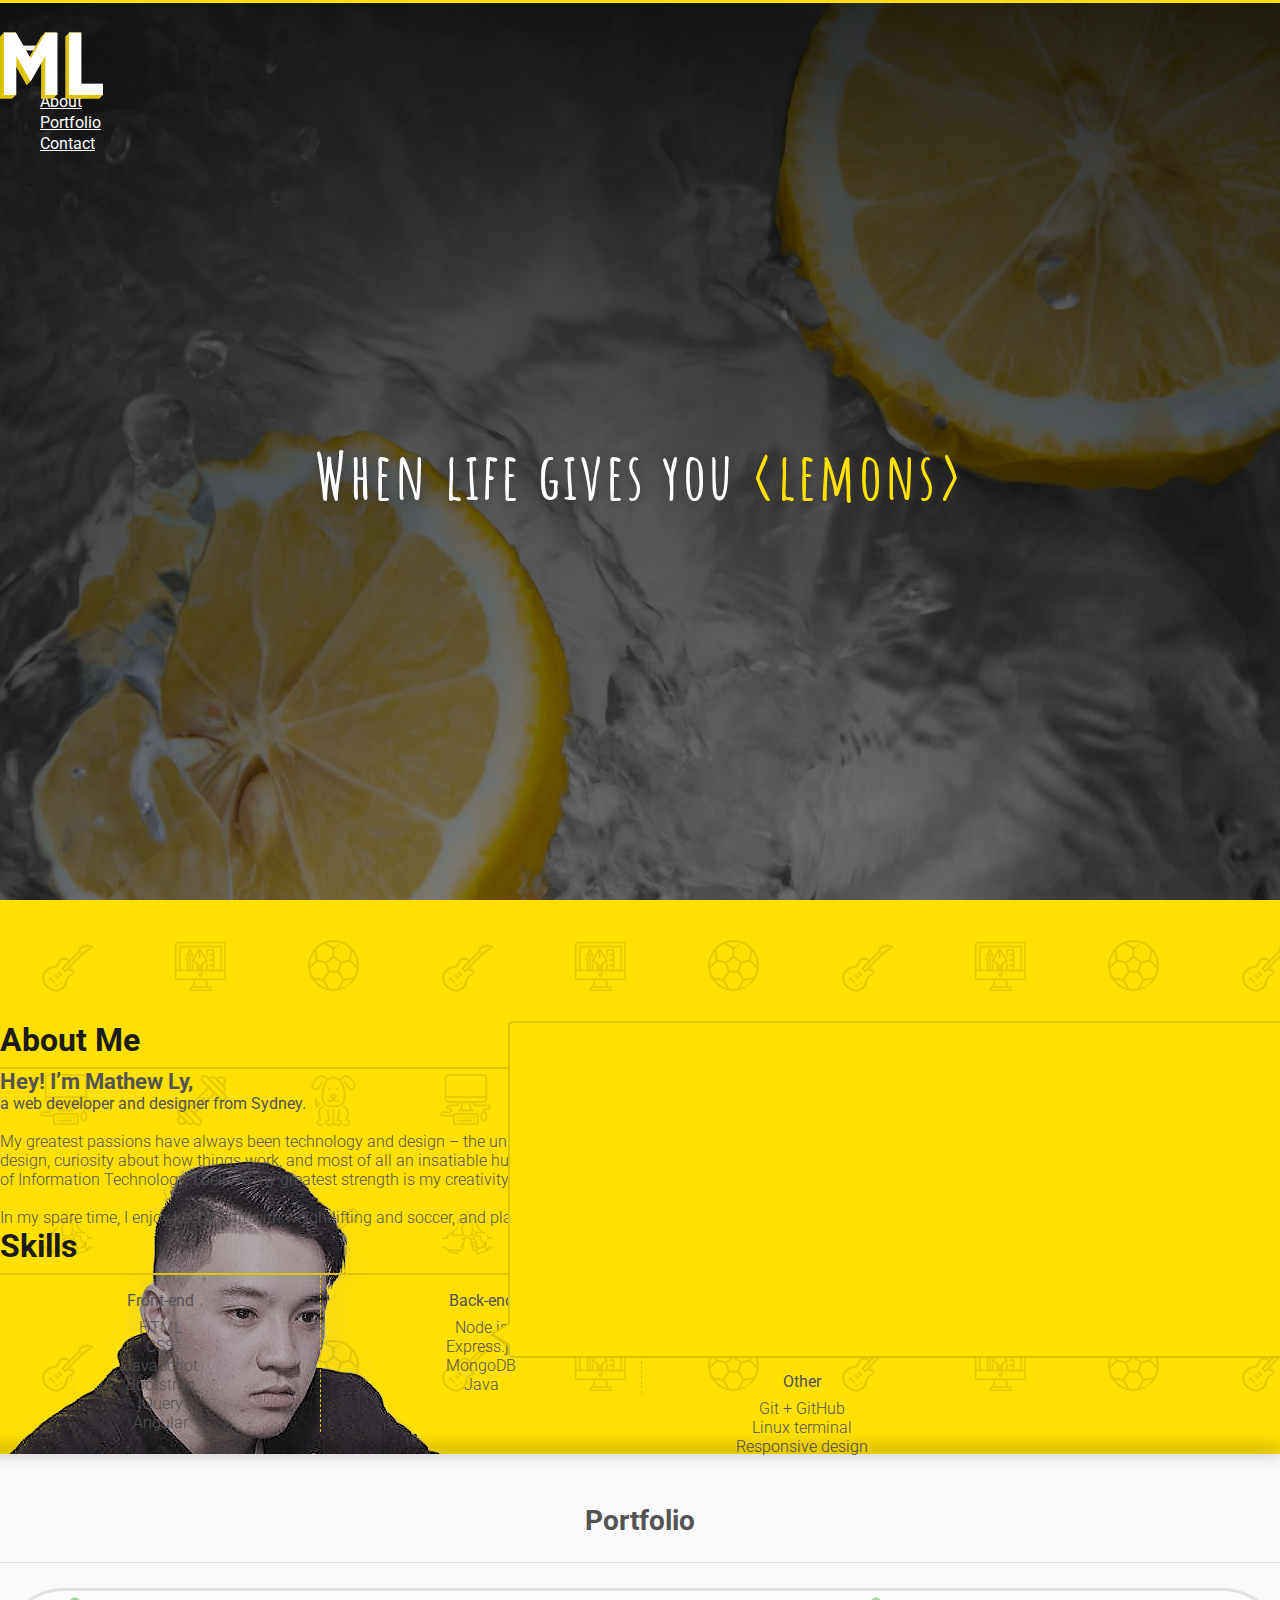
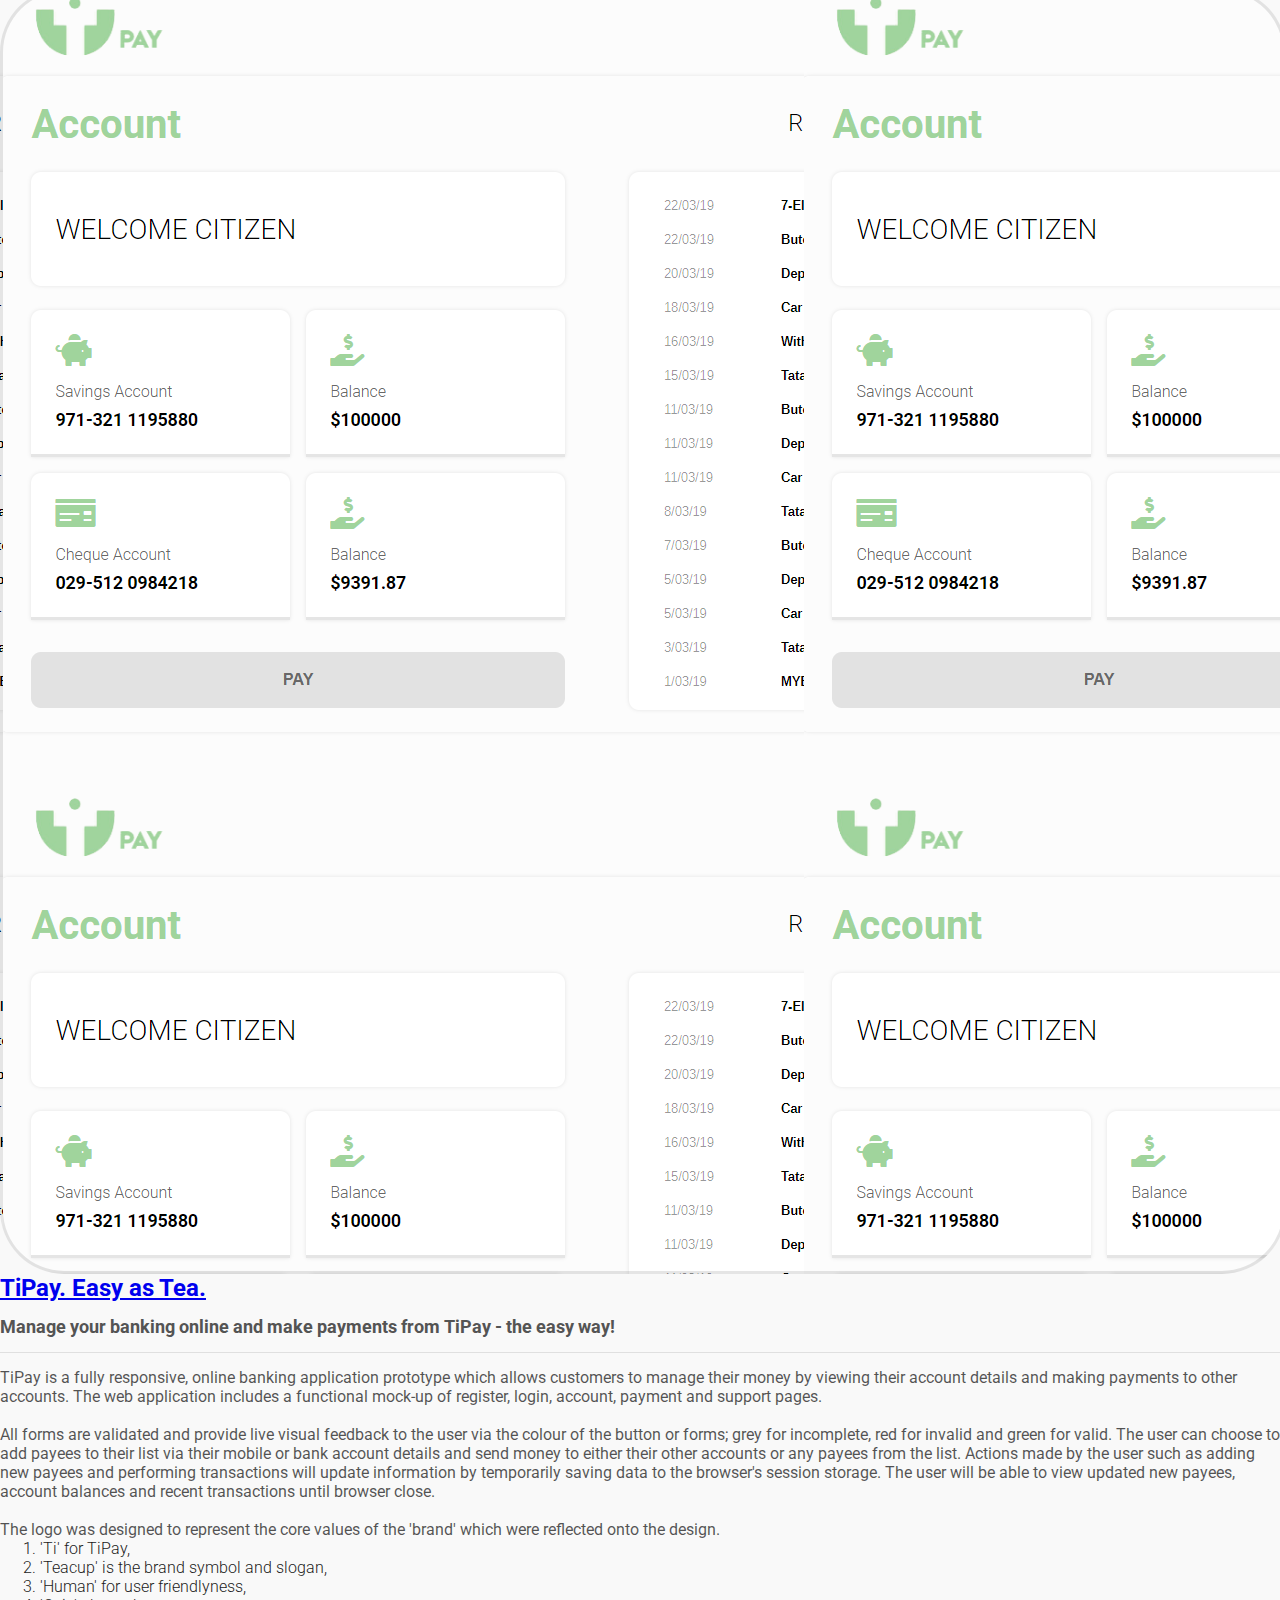
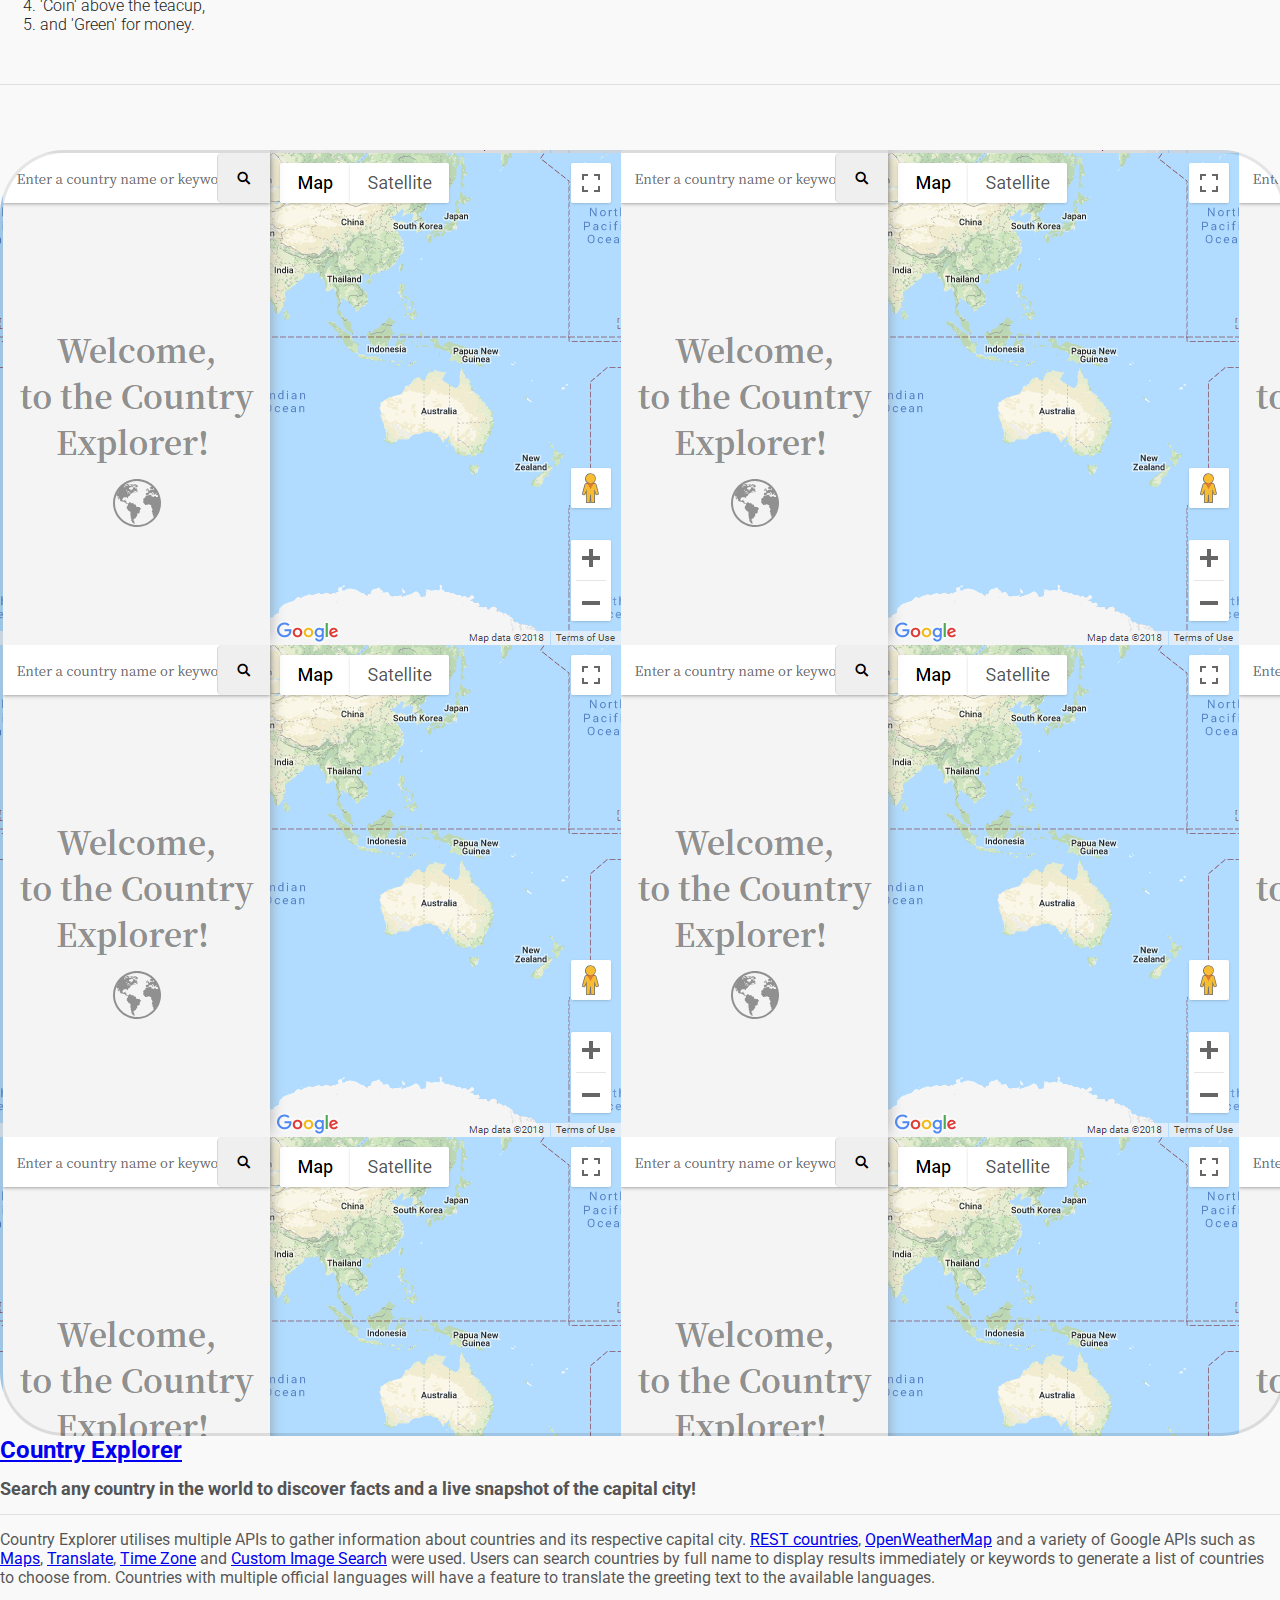
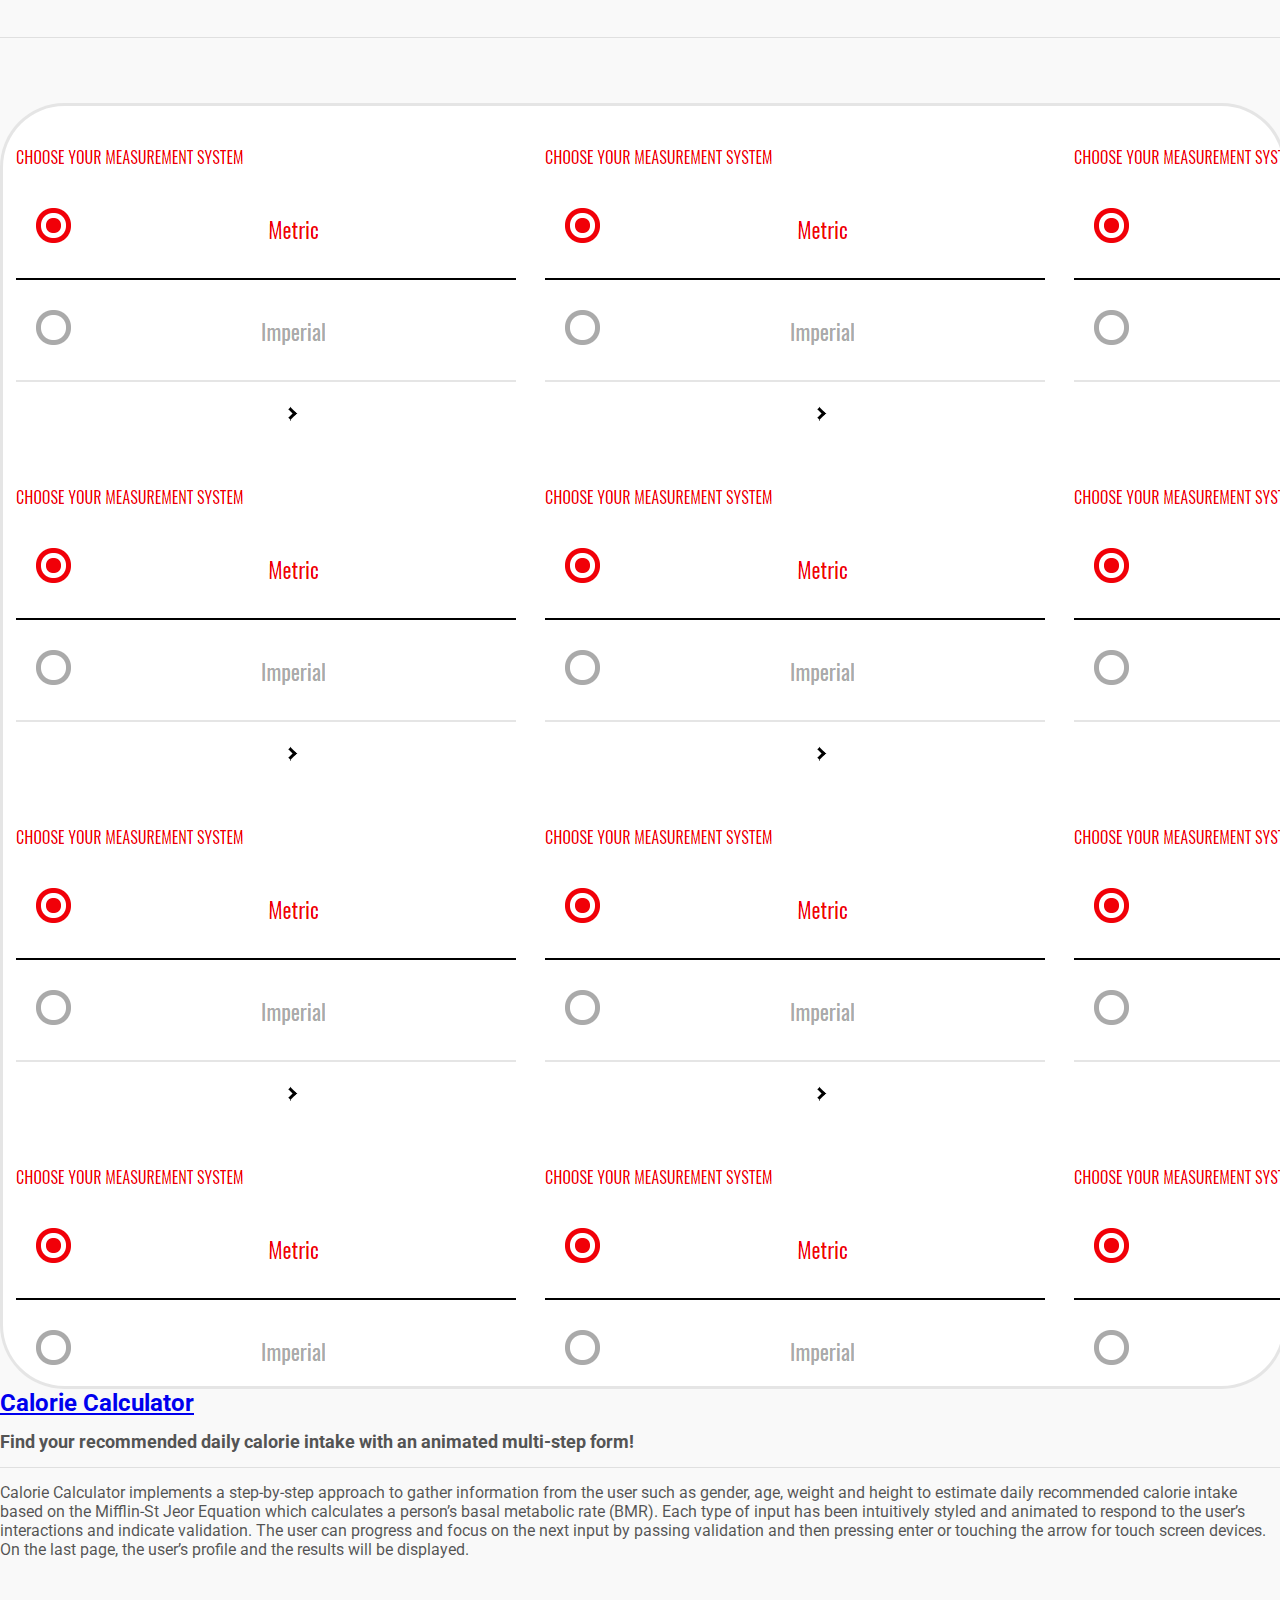
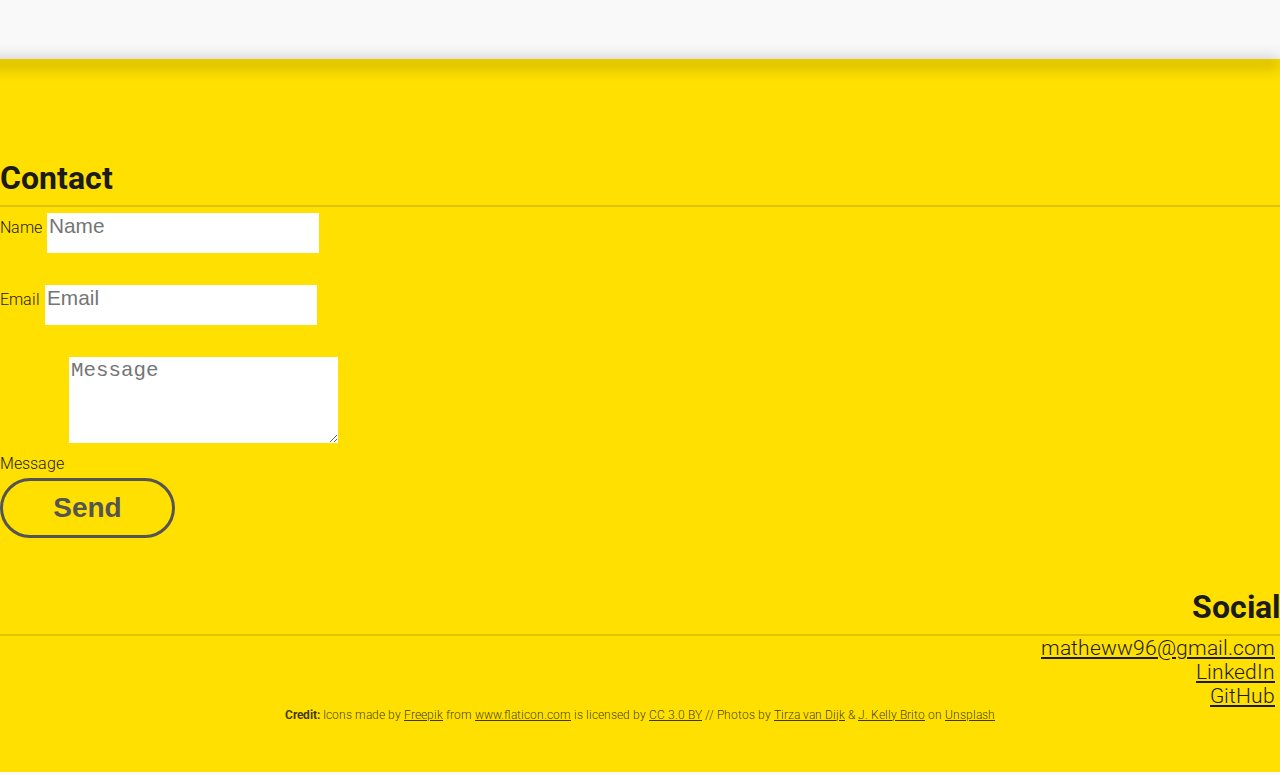
<file: index.html>
<!DOCTYPE html PUBLIC "-//W3C//DTD XHTML 1.0 Transitional//EN" "http://www.w3.org/TR/xhtml1/DTD/xhtml1-transitional.dtd">
<html xmlns="http://www.w3.org/1999/xhtml" xml:lang="en" lang="en">
<head>
	<meta http-equiv="Content-Type" content="text/html; charset=utf-8" />
	<meta name="viewport" content="width=<device-width>, initial-scale=1.0" />
	<title>Personal Website</title>
  <link rel="stylesheet" href="https://use.fontawesome.com/releases/v5.1.0/css/all.css" integrity="sha384-lKuwvrZot6UHsBSfcMvOkWwlCMgc0TaWr+30HWe3a4ltaBwTZhyTEggF5tJv8tbt" crossorigin="anonymous">
  <link href="https://fonts.googleapis.com/css?family=Roboto:300,400,700|Amatic+SC:700" rel="stylesheet">
  <link rel="stylesheet" href="https://stackpath.bootstrapcdn.com/bootstrap/4.1.2/css/bootstrap.min.css" integrity="sha384-Smlep5jCw/wG7hdkwQ/Z5nLIefveQRIY9nfy6xoR1uRYBtpZgI6339F5dgvm/e9B" crossorigin="anonymous">
  <link rel="stylesheet" type="text/css" href="style.css" />
	<link rel="shortcut icon" href="images/favicon.ico" type="image/x-icon">
	<link rel="icon" href="images/favicon.ico" type="image/x-icon">
</head>

<body>
<div id="landing" class="landing">
<div class="landing_bg">
<!-- Navbar -->
<nav class="navbar navbar-expand-sm navbar-dark">
  <div class="container">
    <a class="navbar-brand" href="."><img class="logo" src="images/ML.png"></a>
    <button class="navbar-toggler" type="button" data-toggle="collapse" data-target="#navbarSupportedContent" aria-controls="navbarSupportedContent" aria-expanded="false" aria-label="Toggle navigation">
      <span class="navbar-toggler-icon"></span>
    </button>

    <div id="navbarSupportedContent" class="collapse navbar-collapse">
      <ul class="navbar-nav ml-auto">
        <li><a class="nav-link nav_underline" href="#about">About</a></li>
        <li><a class="nav-link nav_underline" href="#portfolio">Portfolio</a></li>
        <li><a class="nav-link nav_underline" href="#contact">Contact</a></li>
      </ul>
    </div>
  </div>
</nav>

<!-- Content -->
<div class="container-fluid">
  <div class="container">
    <!-- Landing -->
    <div class="row">
      <div class="col-lg-12">
        <div class="content">
          <div class="header">
            <p>When life gives you</p> 
            <p id="lemons" class="floating">&lt;lemons&gt;</p>
            <br>
            <p id="make"> make websites.</p>
          </div>
        </div>
      </div>
    </div>
  </div>
</div>
<i class="fas fa-angle-down floating"></i>
</div>
</div>
<div class="container-fluid about_bg" id="about">
  <div class="container"><img id='photo' src="images/photo.png"></div>
  <div class="container about">
    <div class="about_box"></div>
    <!-- About -->  
    <div class="row">
      <div class="col-lg-5">
      </div>
      <div class="col-lg-7">
        <p class="title title_underline" id="about_top">About Me</p>
        <p class="words"><span id="hey">Hey! I’m Mathew Ly,<br> </span> <span id="dev">a web developer and designer from Sydney.</span>
				<br><br> My greatest passions have always been technology and design – the unique blend of the two in web development assures me I’m on the right career path. I possess a natural sense of design, curiosity about how things work, and most of all an insatiable hunger to improve myself and learn new things. I also have a strong background in computing, and a Bachelor of Information Technology. I believe my greatest strength is my creativity, whether it's designing, developing, music or simply with humour; I love to create. 
				<br><br> In my spare time, I enjoy keeping fit with weightlifting and soccer, and playing musical instruments. </p>
      </div>
    </div>
    <!-- Skills -->
    <div class="row">
      <div class="col-lg-5">
      </div>
      <div class="col-lg-7">
        <p class="title title_underline">Skills</p>
        <div class="skills">
        <div>
        <p>Front-end</p>
        <ul>
          <li>HTML</li>
          <li>CSS</li>
          <li>JavaScript</li>
          <li>Bootstrap</li>
          <li>jQuery</li>
          <li>Angular</li>
        </ul>
        </div>
        <div>
        <p>Back-end</p>
        <ul>
          <li>Node.js</li>
          <li>Express.js</li>
          <li>MongoDB</li>
					<li>Java</li>
        </ul>
        </div>
        <div>
        <p>Design</p>
        <ul>
          <li>Photoshop</li>
          <li>Illustrator</li>
        </ul>
        </div>
        <div>
        <p>Other</p>
        <ul>
          <li>Git + GitHub</li>
					<li>Linux terminal</li>
					<li>Responsive design</li>
        </ul>
        </div>
        </div>
      </div>
    </div>
  </div>  
</div>

<!-- Portfolio -->
<div class="container-fluid portfolio" id="portfolio">
<div class='container'>
<div class="row">
    <div class="col-lg-12">
      <div class="portfolio_head">
        <p class="title">Portfolio</p>
      </div>
    </div>
		<div class='row portfolio_item'>
			<div class="col-lg-4 col-md-6">
				<div class="portfolio_img three"></div>
			</div>
			<div class='col-lg-8 col-md-6'>
				<div class="portfolio_desc">
					<h2><a href="projects\Tipac\index.html" target="_blank">TiPay. Easy as Tea.</a></h2>
					<p id="short_desc">Manage your banking online and make payments from TiPay - the easy way!</p>
					<p>TiPay is a fully responsive, online banking application prototype which allows customers to manage their money by viewing their account details and making payments to other accounts. The web application includes a functional mock-up of register, login, account, payment and support pages. <br><br>
					All forms are validated and provide live visual feedback to the user via the colour of the button or forms; grey for incomplete, red for invalid and green for valid. The user can choose to add payees to their list via their mobile or bank account details and send money to either their other accounts or any payees from the list. Actions made by the user such as adding new payees and performing transactions will update information by temporarily saving data to the browser's session storage. The user will be able to view updated new payees, account balances and recent transactions until browser close. <br><br>
					The logo was designed to represent the core values of the 'brand' which were reflected onto the design. </p>
					<ol>
						<li>'Ti' for TiPay, </li>
						<li>'Teacup' is the brand symbol and slogan,</li>
						<li>'Human' for user friendlyness,</li>
						<li>'Coin' above the teacup,</li>
						<li>and 'Green' for money.</li>
					</ol>
				</div>
			</div>
		</div>		
		<div class='row portfolio_item'>
			<div class='col-lg-4 col-md-6'>
				<div class="portfolio_img one"></div>
			</div>
      <div class='col-lg-8 col-md-6'>
				<div class="portfolio_desc">
					<h2><a href="projects\countryExplorer\countryExplorer.html" target="_blank">Country Explorer</a></h2>
					<p id="short_desc">Search any country in the world to discover facts and a live snapshot of the capital city!</p>
					<p>Country Explorer utilises multiple APIs to gather information about countries and its respective capital city. <a href="https://restcountries.eu/" target="_blank">REST countries</a>, <a href="https://openweathermap.org/" target="_blank">OpenWeatherMap</a> and a variety of Google APIs such as <a href="https://cloud.google.com/maps-platform/" target="_blank">Maps</a>, <a href="https://cloud.google.com/translate/" target="_blank">Translate</a>, <a href="https://developers.google.com/maps/documentation/timezone/start" target="_blank">Time Zone</a> and <a href="https://developers.google.com/custom-search/" target="_blank">Custom Image Search</a> were used. Users can search countries by full name to display results immediately or keywords to generate a list of countries to choose from. Countries with multiple official languages will have a feature to translate the greeting text to the available languages.</p>
					<!-- GitHub page, HTML, CSS, JavaScript -->
				</div>
			</div>
		</div>
		<div class='row portfolio_item'>
			<div class="col-lg-4 col-md-6">
				<div class="portfolio_img two"></div>
			</div>
			<div class='col-lg-8 col-md-6'>
				<div class="portfolio_desc">
					<h2><a href="projects\calorieCalculator\index.html" target="_blank">Calorie Calculator</a></h2>
					<p id="short_desc">Find your recommended daily calorie intake with an animated multi-step form!</p>
					<p>Calorie Calculator implements a step-by-step approach to gather information from the user such as gender, age, weight and height to estimate daily recommended calorie intake based on the Mifflin-St Jeor Equation which calculates a person’s basal metabolic rate (BMR). Each type of input has been intuitively styled and animated to respond to the user’s interactions and indicate validation. The user can progress and focus on the next input by passing validation and then pressing enter or touching the arrow for touch screen devices. On the last page, the user’s profile and the results will be displayed. </p>
					<!-- GitHub page, HTML, CSS, JavaScript, jQuery -->
				</div>
			</div>
		</div>
  </div>        
</div>                                   
</div>

<!-- Contact -->
<div class="container-fluid contact_bg" id="contact">
  <div class="container contact">
    <div class="row">
      <div class="col-lg-8">
      <p class="title title_underline">Contact</p>
      
      <form action="https://formspree.io/matheww96@gmail.com" method="POST">
        <div class="row">
          <div class="col">
            <label class="sr-only" for="name">Name</label>
            <input type="text" class="form-control" id="name" name="name" placeholder="Name" data-error="Enter your name!" required>
          </div>
        </div>
        <div class="row">
          <div class="col">
            <label class="sr-only" for="email">Email</label>
            <input type="email" class="form-control" id="email" name="email" placeholder="Email" data-error="Enter your email!" required>
          </div>
        </div>
        <div class="row">
          <div class="col">
            <label class="sr-only" for="message">Message</label>
            <textarea class="form-control" id="message" name="message" placeholder="Message" rows="3" data-error="Enter your message!" required></textarea>
          </div>
        </div>
        <div class="row">
          <button type="submit" class="btn btn-light">Send</button>
        </div>
      </form>
      </div>
      
      <div class="col-lg-4">
      <div class="social">
        <p class="title title_underline">Social</p>
        <p><a href="mailto:matheww96@gmail.com">matheww96@gmail.com</a> <i class="fas fa-at"></i></p>
        <p><a href="https://www.linkedin.com/in/mathew-ly-a9311016a/">LinkedIn</a> <i class="fab fa-linkedin"></i></p>
        <p><a href="https://github.com/axelotl">GitHub</a> <i class="fab fa-github-square"></i></i></p>
      </div>
      </div>
    </div>
	<div class="row">
	  <div class="col-lg-12 credit">
	    <div><span>Credit:</span> Icons made by <a href="http://www.freepik.com" title="Freepik">Freepik</a> from <a href="https://www.flaticon.com/" title="Flaticon">www.flaticon.com</a> is licensed by <a href="http://creativecommons.org/licenses/by/3.0/" title="Creative Commons BY 3.0" target="_blank">CC 3.0 BY</a> // Photos by <a href="https://unsplash.com/photos/dq0x8AvNKv8">Tirza van Dijk</a> & <a href="https://unsplash.com/photos/ZZLiZmBtA8I">J. Kelly Brito</a> on <a href="https://unsplash.com/">Unsplash</a></div>
	  </div>
	</div>
  </div>
</div>


<!-- Scripts -->
<script src="https://code.jquery.com/jquery-3.3.1.min.js" integrity="sha256-FgpCb/KJQlLNfOu91ta32o/NMZxltwRo8QtmkMRdAu8=" crossorigin="anonymous"></script>
<script src="https://cdnjs.cloudflare.com/ajax/libs/popper.js/1.14.3/umd/popper.min.js" integrity="sha384-ZMP7rVo3mIykV+2+9J3UJ46jBk0WLaUAdn689aCwoqbBJiSnjAK/l8WvCWPIPm49" crossorigin="anonymous"></script>
<script src="https://stackpath.bootstrapcdn.com/bootstrap/4.1.2/js/bootstrap.min.js" integrity="sha384-o+RDsa0aLu++PJvFqy8fFScvbHFLtbvScb8AjopnFD+iEQ7wo/CG0xlczd+2O/em" crossorigin="anonymous"></script>

<script>
// Preload background images
var lemons = new Image();
lemons.src = 'images/lemons.jpg';
var lemonade = new Image();
lemonade.src = 'images/lemonade.jpg';

$("#lemons").one("click", function(){
  $("#lemons").css('cursor', 'text');
  $("#make").css('visibility', 'visible').animate({opacity: 1.0}, 1000);
  
  $("#lemons").one('animationiteration', function() {
      $(this).removeClass("floating");
  });
	$("#landing").toggleClass("landingClick");
  $('.fa-angle-down').css('visibility', 'visible').animate({opacity: 1.0}, 1000);
});

$(".fa-angle-down").click(function() {
  $('html, body').animate({
    scrollTop: $("#about").offset().top }, 'slow');
});
</script>
</body>
</html>
</file>
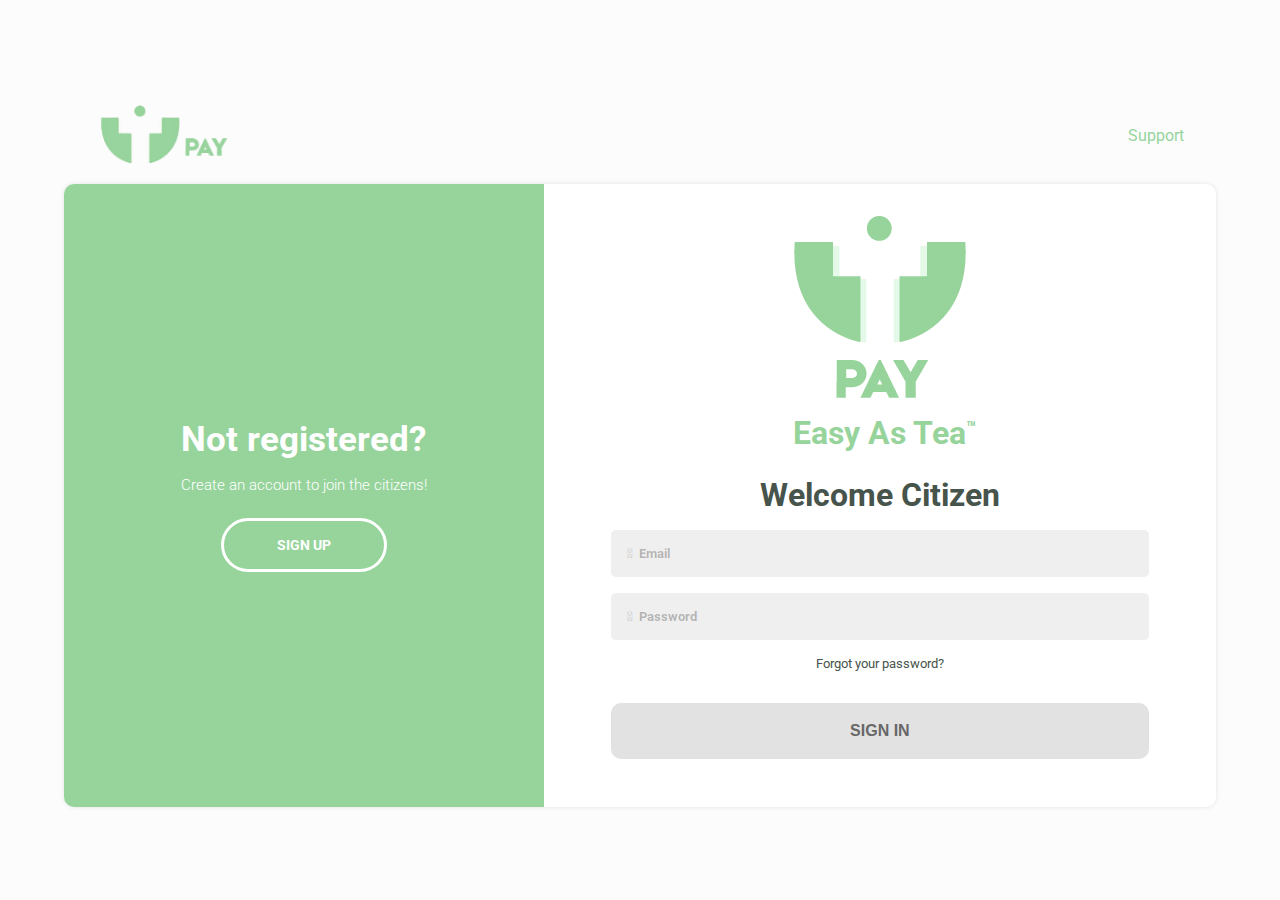
<file: projects/Tipac/index.html>
<html lang="en">
<head>
    <meta charset="UTF-8">
    <meta name="viewport" content="width=<device-width>, initial-scale=1.0">
    <meta http-equiv="X-UA-Compatible" content="ie=edge">
    <link rel='stylesheet' href='style.css'>
    <title>TiPay. Easy as Tea.</title>
    <link rel="icon" href="favicon.png" type="image/png" sizes="16x16">
    <link rel="stylesheet" href="https://use.fontawesome.com/releases/v5.7.2/css/all.css" integrity="sha384-fnmOCqbTlWIlj8LyTjo7mOUStjsKC4pOpQbqyi7RrhN7udi9RwhKkMHpvLbHG9Sr" crossorigin="anonymous">
</head>
<body class="background_image">
		<div id='desktop_container'>
		<div class='header' id='nav'>
            <a href='index.html'><img src='TiPay.png' alt='tipay logo'></a>
				<input class="menu-btn" type="checkbox" id="menu-btn" />
				<label class="menu-icon" for="menu-btn"><span class="navicon"></span></label>
        <ul class='menu'>
            <li><a href="support.html">Support</a></li>
        </ul>
    </div>
    <div class='index_container'>
        <div class='col-5 content_page' id='sign_in'> 
            <div class="content_container">
                <!--<img src="background.png" class='bg' alt="Question Mark">-->
                <h1 class="heading_signup">Not registered?</h1>
                <p class="detail_text">Create an account to join the citizens!</p>
                <div class="signup_button_container">
                        <a href="#" id="signup_container_button" class='container_button'>SIGN UP</a>
                </div>
            </div>
        </div>
        
        <div class='col-5 content_page none' id='create_account'>
            <div class="content_container">
                <h1 class="heading_signup">Already a citizen?</h1>
                <p class="detail_text">Login to your account and start paying!</p>
                <div class="customer_support_button_container">
                        <a href="#" id="signin_container_button" class='container_button'>SIGN IN</a>
                </div>
                
            </div>
        </div>

        <div class='col-7 forms' id='index_forms'>
                <div class="login_container">
                    <form action='account.html'>
                        <img id='logo' src='tipayindex.png' alt='TiPay Logo'>
                        <h1 id='slogan'>Easy As Tea<span id='tm' style='font-size: 1rem'>™</span></h1>
                        <h1 class='title'>Welcome Citizen</h1>
                        <input type='email' class="input_field useFontAwesomeFamily" placeholder="&#xf0e0;  Email", FontAwesome" name="loginUsername" required>

                        
                        <input type='password' class="input_field useFontAwesomeFamily" placeholder="&#xf13e;  Password" name="loginPassword" required>  
                        

                        <div class="forgot_password_container">
                            <a href ="#" class="forget_password">Forgot your password?</a>
                        </div>
                        <button id='signin_button'>SIGN IN</button>

                    </form>
                </div>
                 
                <div id="register_container" class="signup_container">
                    <form id='signup_form' action="javascript:signUp()">
                        <h1 class='title'>Become a citizen</h1>
                        <div class="signup_form_container">
                            <input type='text' class="input_field useFontAwesomeFamily" placeholder="&#xf5b7; Name" name="registerUsername" required>
    
                            <input type='email' class="input_field useFontAwesomeFamily" placeholder="&#xf0e0;  Email" name="email" required>  
    
                            <input type='password' class="input_field useFontAwesomeFamily" placeholder="&#xf13e;  Password" name="registerPassword" required>
                        </div>


                        <!-- <div id="signup_button_container">
                            <a href="#" class="button">SIGN UP</a>
                        </div> -->
                        <button id='signup_button'>SIGN UP</button>

                    </form>
                </div>        
        </div> 
    </div>
        </div>
    <script src='./javascript/main.js'></script>
    <script src='./javascript/login.js'></script>

</body>
</html>
</file>
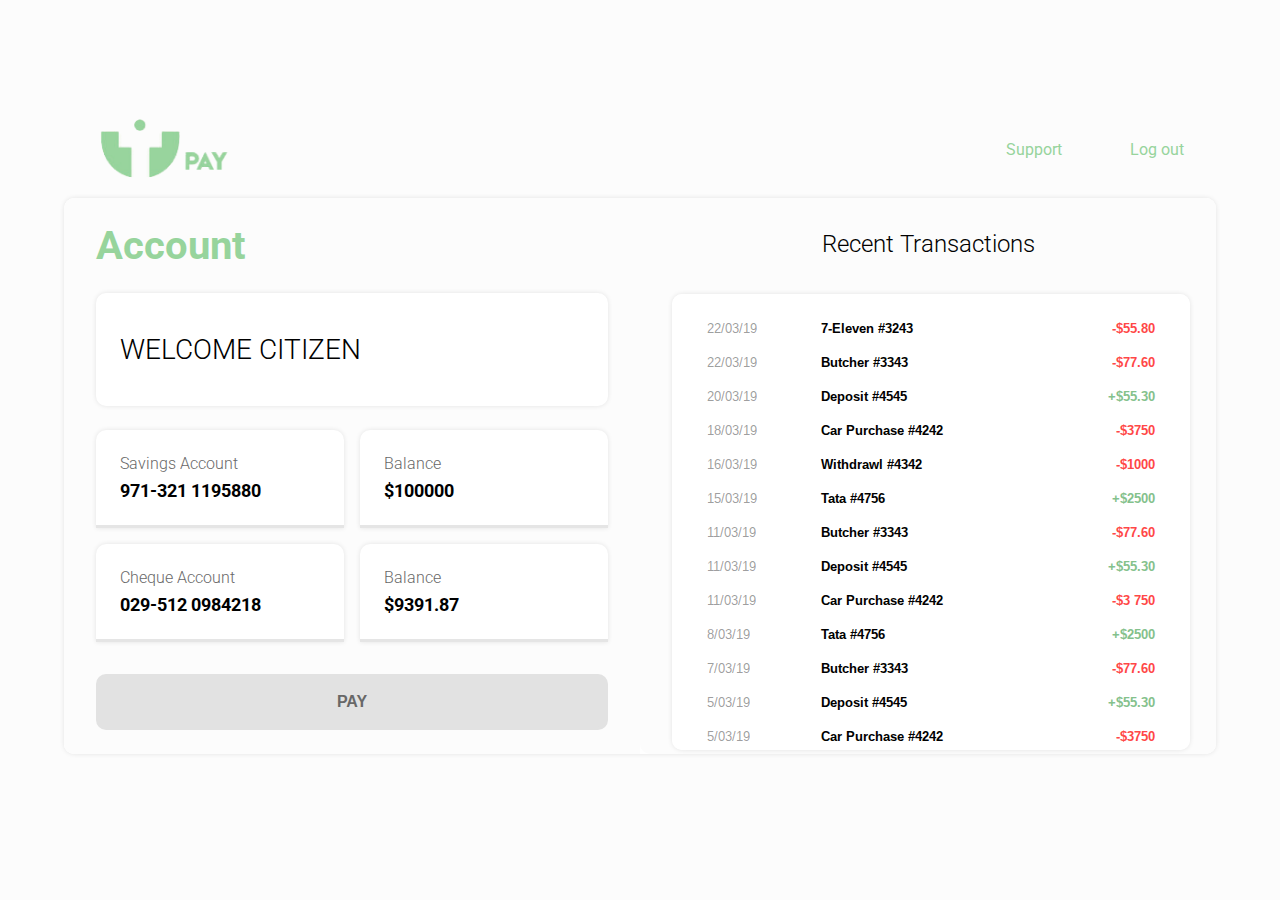
<file: projects/Tipac/account.html>
<html lang="en">
  <head>
    <meta charset="UTF-8" />
    <meta name="viewport" content="width=<device-width>, initial-scale=1.0" />
    <meta http-equiv="X-UA-Compatible" content="ie=edge" />
    <link rel="stylesheet" href="style.css" />
    <title>TiPay. Easy as Tea.</title>
    <link rel="icon" href="favicon.png" type="image/png" sizes="16x16" />
    <link
      rel="stylesheet"
      href="https://use.fontawesome.com/releases/v5.7.2/css/all.css"
      integrity="sha384-fnmOCqbTlWIlj8LyTjo7mOUStjsKC4pOpQbqyi7RrhN7udi9RwhKkMHpvLbHG9Sr"
      crossorigin="anonymous"
    />
  </head>

  <body class="background_image">
    <div id="desktop_container">
      <div class="header" id="nav">
        <a href="account.html"><img src="TiPay.png" alt="tipay logo"/></a>
        <input class="menu-btn" type="checkbox" id="menu-btn" />
        <label class="menu-icon" for="menu-btn"
          ><span class="navicon"></span
        ></label>
        <ul class="menu">
          <li><a href="support.html">Support</a></li>
          <li><a href="index.html">Log out</a></li>
        </ul>
      </div>
      <div class="container" id="transactions_container">
        <div class="col-6 transaction_page">
          <div class="transaction_container_2">
            <h3 class="dashboard_heading">Account</h3>

            <div class="transaction_welcome_box">
              <div id="welcome_container">
                <p class="welcome_text">welcome citizen</p>
              </div>
            </div>

            <div class="box_2">
              <div class="balance_container">
                <i class="fas fa-piggy-bank"></i>
                <p>Savings Account</p>
                <p>971-321 1195880</p>
              </div>

              <div class="balance_container">
                <i class="fas fa-hand-holding-usd"></i>
                <p>Balance</p>
                <p>$<span id='savingsBalance'>100000</span></p>
              </div>
            </div>

            <div class="box_2">
              <div class="balance_container">
                <i class="fas fa-money-check"></i>
                <p>Cheque Account</p>
                <p>029-512 0984218</p>
              </div>

              <div class="balance_container">
                    <i class="fas fa-hand-holding-usd"></i>
                <p>Balance</p>
                <p>$<span id='chequeBalance'>9391.87</span></p>
              </div>
            </div>

            <form id="pay_button_container" action='pay.html'>
              <input style='display:none' type='text' required>
              <button>PAY</button>
            </form>
          </div>
        </div>

        <div class="col-6 transaction_page_2">
          <div class="transaction_container">
            <div class="balance_box">
              <p class="balance_text">Recent Transactions</p>
            </div>
            <div class="balance_box_2">
              <table>
                <tr class="transaction_table">
                  <td class="transaction_date">22/03/19</td>
                  <td class="transaction_description">7-Eleven #3243</td>
                  <td class="transaction_amount_out">-$55.80</td>
                </tr>
                <tr class="transaction_table">
                  <td class="transaction_date">22/03/19</td>
                  <td class="transaction_description">Butcher #3343</td>
                  <td class="transaction_amount_out">-$77.60</td>
                </tr>
                <tr class="transaction_table">
                  <td class="transaction_date">20/03/19</td>
                  <td class="transaction_description">Deposit #4545</td>
                  <td class="transaction_amount_in">+$55.30</td>
                </tr>
                <tr class="transaction_table">
                  <td class="transaction_date">18/03/19</td>
                  <td class="transaction_description">Car Purchase #4242</td>
                  <td class="transaction_amount_out">-$3750</td>
                </tr>
                <tr class="transaction_table">
                  <td class="transaction_date">16/03/19</td>
                  <td class="transaction_description">Withdrawl #4342</td>
                  <td class="transaction_amount_out">-$1000</td>
                </tr>
                <tr class="transaction_table">
                  <td class="transaction_date">15/03/19</td>
                  <td class="transaction_description">Tata #4756</td>
                  <td class="transaction_amount_in">+$2500</td>
                </tr>
                <tr class="transaction_table">
                  <td class="transaction_date">11/03/19</td>
                  <td class="transaction_description">Butcher #3343</td>
                  <td class="transaction_amount_out">-$77.60</td>
                </tr>
                <tr class="transaction_table">
                  <td class="transaction_date">11/03/19</td>
                  <td class="transaction_description">Deposit #4545</td>
                  <td class="transaction_amount_in">+$55.30</td>
                </tr>
                <tr class="transaction_table">
                  <td class="transaction_date">11/03/19</td>
                  <td class="transaction_description">Car Purchase #4242</td>
                  <td class="transaction_amount_out">-$3 750</td>
                </tr>
                <tr class="transaction_table">
                  <td class="transaction_date">8/03/19</td>
                  <td class="transaction_description">Tata #4756</td>
                  <td class="transaction_amount_in">+$2500</td>
                </tr>
                <tr class="transaction_table">
                  <td class="transaction_date">7/03/19</td>
                  <td class="transaction_description">Butcher #3343</td>
                  <td class="transaction_amount_out">-$77.60</td>
                </tr>
                <tr class="transaction_table">
                  <td class="transaction_date">5/03/19</td>
                  <td class="transaction_description">Deposit #4545</td>
                  <td class="transaction_amount_in">+$55.30</td>
                </tr>
                <tr class="transaction_table">
                  <td class="transaction_date">5/03/19</td>
                  <td class="transaction_description">Car Purchase #4242</td>
                  <td class="transaction_amount_out">-$3750</td>
                </tr>
                <tr class="transaction_table">
                    <td class="transaction_date">3/03/19</td>
                    <td class="transaction_description">Tata #4756</td>
                    <td class="transaction_amount_in">+$2500</td>
                  </tr>
                  <tr class="transaction_table">
                    <td class="transaction_date">1/03/19</td>
                    <td class="transaction_description">MYER #3343</td>
                    <td class="transaction_amount_out">-$77.60</td>
                  </tr>
                  <tr class="transaction_table">
                    <td class="transaction_date">1/03/19</td>
                    <td class="transaction_description">Transfer #4545</td>
                    <td class="transaction_amount_in">+$55.30</td>
                  </tr>
                  <tr class="transaction_table">
                    <td class="transaction_date">1/03/19</td>
                    <td class="transaction_description">Tea #4242</td>
                    <td class="transaction_amount_out">-$3750</td>
                  </tr>
                  <tr class="transaction_table">
                    <td class="transaction_date">1/03/19</td>
                    <td class="transaction_description">Opening Balance #100</td>
                    <td class="transaction_amount_in">+$5000</td>
                  </tr>
              </table>
            </div>
          </div>
        </div>
      </div>
    </div>
    <script src="./javascript/main.js"></script>
    <script src="./javascript/transactions.js"></script>
  </body>
</html>
</file>
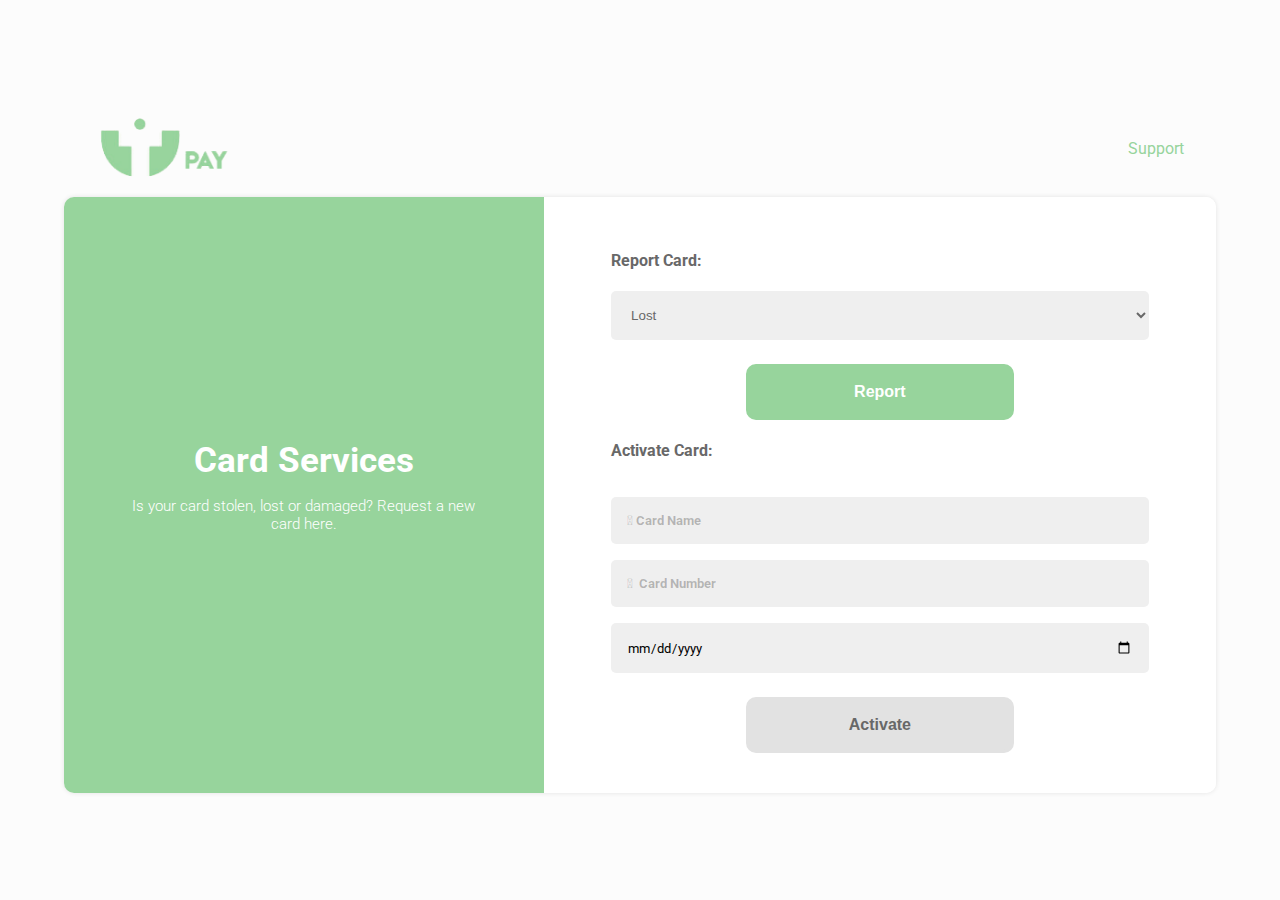
<file: projects/Tipac/card.html>
<html lang="en">
<head>
    <meta charset="UTF-8">
    <meta name="viewport" content="width=<device-width>, initial-scale=1.0">
    <meta http-equiv="X-UA-Compatible" content="ie=edge">
    <link rel='stylesheet' href='style.css'>
    <title>TiPay. Easy as Tea.</title>
    <link rel="icon" href="favicon.png" type="image/png" sizes="16x16">
    <link rel="stylesheet" href="https://use.fontawesome.com/releases/v5.7.2/css/all.css" integrity="sha384-fnmOCqbTlWIlj8LyTjo7mOUStjsKC4pOpQbqyi7RrhN7udi9RwhKkMHpvLbHG9Sr" crossorigin="anonymous">
</head>
<body class="background_image">
		<div id='desktop_container'>
		<div class='header' id='nav'>
        <a href='account.html'><img src='TiPay.png' alt='tipay logo'></a>
				<input class="menu-btn" type="checkbox" id="menu-btn" />
				<label class="menu-icon" for="menu-btn"><span   class="navicon"></span></label>
        <ul class='menu'>
            <li><a href='support.html'>Support</a></li>
        </ul>
    </div>
    <div class='index_container' id='support_container'>
        <div class='col-5 customer_support_page customer_container'>
            <div class="customer_support_container content_s">
                <!--img src="background.png" class='bg' alt="Question Mark">-->
                <h1 class="customer_support_heading">Card Services</h1>
                <p class="customer_support_detail">Is your card stolen, lost or damaged? Request a new card here.</p>
            </div>
        </div>

        <div class='col-7 support_page_diagram'>   
            <div class="support_form_container" id='card_container'>

                    <h4 class="activate_titlte">Report Card:</h4>

                    <select class="dropdown_list"> 
                        <option value="lost">Lost</option>
                        <option value="stolen">Stolen</option>
                        <option value="Damage">Damaged</option>
                    </select>

                    <form action="javascript:alert('Your request has been processed. ')">
                        <button class='valid'>Report</button>
                    </form>

                    <h4 class="activate_titlte">Activate Card:</h4>
                <form action="javascript:support()">
                    <input type='text' class="input_field useFontAwesomeFamily" placeholder="&#xf5b7; Card Name" name="name" required>
                    
                    <input type='number' class="input_field useFontAwesomeFamily" placeholder="&#xf09d;  Card Number" name="card" required>    
                    
                    <input type='date' class="input_field useFontAwesomeFamily" placeholder="&#xf073;  Date" name="date" required>    
                    
                    <button disabled>Activate</button>
                </form>
            </div>   
        </div> 
    </div>
    </div>
    <script src='./javascript/main.js'></script>
    <script src='./javascript/card.js'></script>
</body>
</html>
</file>
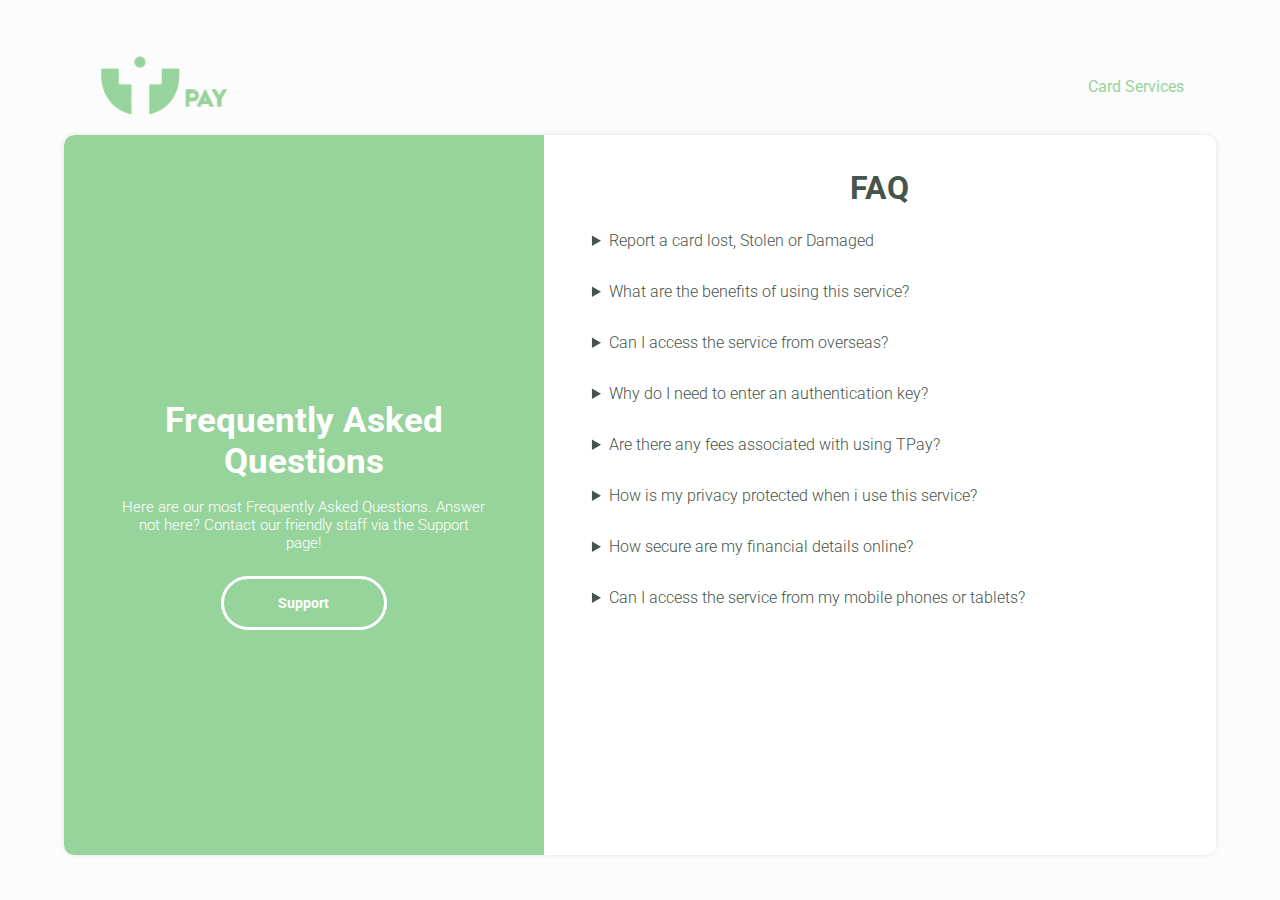
<file: projects/Tipac/faq.html>
<html lang="en">
<head>
    <meta charset="UTF-8">
    <meta name="viewport" content="width=<device-width>, initial-scale=1.0">
    <meta http-equiv="X-UA-Compatible" content="ie=edge">
    <link rel='stylesheet' href='style.css'>
    <title>TiPay. Easy as Tea.</title>
    <link rel="icon" href="favicon.png" type="image/png" sizes="16x16">
    <link rel="stylesheet" href="https://use.fontawesome.com/releases/v5.7.2/css/all.css" integrity="sha384-fnmOCqbTlWIlj8LyTjo7mOUStjsKC4pOpQbqyi7RrhN7udi9RwhKkMHpvLbHG9Sr" crossorigin="anonymous">
</head>
<body class="background_image">
		<div id='desktop_container'>
		<div class='header' id='nav'>
        <a href='account.html'><img src='TiPay.png' alt='tipay logo'></a>
				<input class="menu-btn" type="checkbox" id="menu-btn" />
				<label class="menu-icon" for="menu-btn"><span class="navicon"></span></label>
        <ul class='menu'>
            <li><a href='card.html'>Card Services</a></li>
        </ul>
    </div>
    <div class='index_container' id='faq_overflow'>
        <div class='col-5 customer_support_page'>
            <div class="customer_support_container">
                <h1 class="customer_support_heading">Frequently Asked Questions</h1>
                <p class="customer_support_detail">Here are our most Frequently Asked Questions. Answer not here? Contact our friendly staff via the Support page!</p>
                <!-- <div class="search-container">
                    <input type="search" name="search" placeholder="Search for asked questions"/>
                </div> -->
                <div class="customer_support_button_container">
                        <a href="support.html" id="faq_button">Support</a>
                </div>
            </div>   
        </div>

        <div class='col-7 faq'>
            <div id="faq_container">
                <div id="faq">
                    <h1 class='faq_title'>FAQ</h1>
                    <details class="detail_tag_style">
                        <summary class="report_title">Report a card lost, Stolen or Damaged</summary>
                        <h2 id="report_heading">How to report your card lost, stolen or damaged.</h2>
                        <h4 class="report_sub_heading">Misplaced:</h4><p>Add a temporary lock on your card while you look for it</p>
                        <ol class="report_text">
                            <li>Log on to TiPay</li>
                            <li>Go to settings</li>
                            <li>Under card security select <b>Lost, Stolen and Damaged Card</b></li>
                            <li>Select <b>Misplace Card</b> then click <b>Confirm</b></li>
                        </ol>
                        <h4 class="report_sub_heading">Lost or Stolen:</h4>
                        <p>Cancel your card and order a replacement</p>
                        <ol class="report_text">
                            <li>Log on to TiPay</li>
                            <li>Go to settings</li>
                            <li>Under <b>card security</b> select <b>Lost, Stolen and Damaged Card</b></li>
                            <li>Select <b>Lost or Stolen</b> then click <b>Confirm</b></li>
                        </ol>
                        <h4 class="report_sub_heading">Damaged:</h4>
                        <p>Order a replacement card. The card number will be different</p>
                        <ol class="report_text">
                            <li>Log on to TiPay</li>
                            <li>Go to settings</li>
                            <li>Under <b>card security</b> select <b>Lost, Stolen and Damaged Card</b></li>
                            <li>Select <b>Damaged Card</b> then click <b>Confirm</b></li>
                        </ol>
                    </details>
                    <details class="detail_tag_style">
                        <summary class="report_title">What are the benefits of using this service?</summary>
                        <ul class="report_text">
                            <li>Easy funds transfer locally and Internationally</li>
                            <li>Simpler and faster transaction</li>
                            <li>Personalised account options</li>
                            <li>Payment Card Industry Data Security Standard (PCI DSS)</li>
                        </ul>
                    </details>
                    <details class="detail_tag_style">
                        <summary class="report_title">Can I access the service from overseas?</summary>
                        <ul class="report_text">
                            <li>Yes, As long as you have access to the Internet, you will be able access our services from every corners of the world.</li>
                        </ul>
                    </details>
                    <details class="detail_tag_style">
                        <summary class="report_title">Why do I need to enter an authentication key?</summary>
                        <ul class="report_text">
                            <li>For better protection and safety of your personal and financial data.</li>
                        </ul>
                    </details>
                    <details class="detail_tag_style">
                        <summary class="report_title"> Are there any fees associated with using TPay?</summary>
                        <ul class="report_text">
                            <li>There are no fees associated with using TPay.</li>
                        </ul>
                    </details>
                    <details class="detail_tag_style">
                        <summary class="report_title">How is my privacy protected when i use this service?</summary>
                        <ul class="report_text">
                            <li>We take all reasonable efforts to prevent misuse, loss of data, unauthorised access and modification of your personal data on the internet.</li>
                        </ul>
                    </details>
                    <details class="detail_tag_style">
                        <summary class="report_title">How secure are my financial details online? </summary>
                        <ul class="report_text">
                            <li>All pages within TPay's online application forms are encrypted with Secure Socket Layer (SSL) encryption.</li>
                        </ul>
                    </details>
                    <details class="detail_tag_style">
                            <summary class="report_title">Can I access the service from my mobile phones or tablets?</summary>
                            <ul class="report_text">
                                <li>Yes, you can access the service from your hand-held devices by downloading our App onto your phone</li>
                            </ul>
                            <h4 class="report_sub_heading">IOS</h4>
                            <ol class="report_text">
                                <li>Open your iPhone's <i style="color: blue" class="fab fa-app-store-ios"></i> App store</li>
                                <li>Tap Search</li>
                                <li>Enter "TiPay"</li>
                                <li>Tap "GET"</li>
                                <li>"Download" <i class="fas fa-cloud-download-alt"></i></li>
                            </ol>
                    
                            <h4 class="report_sub_heading">Android</h4>
                            <ol class="report_text">
                                <li>Open your Google's <i class="fab fa-google-play"></i> play store</li>
                                <li>Tap Search</li>
                                <li>Enter "TiPay"</li>
                                <li>Tap "Download"</li>
                                <li>"Download" <i class="fas fa-cloud-download-alt"></i></li>
                            </ol>
                    </details>
                </div>  
            </div> 
            <!--<div class="image_one">
                <img src="QUestion mark.png" alt="question mark" class="question_mark">
            </div>-->

        </div> 
    </div>
		</div>
            <script src='./javascript/main.js'></script>
</body>
</html>
</file>
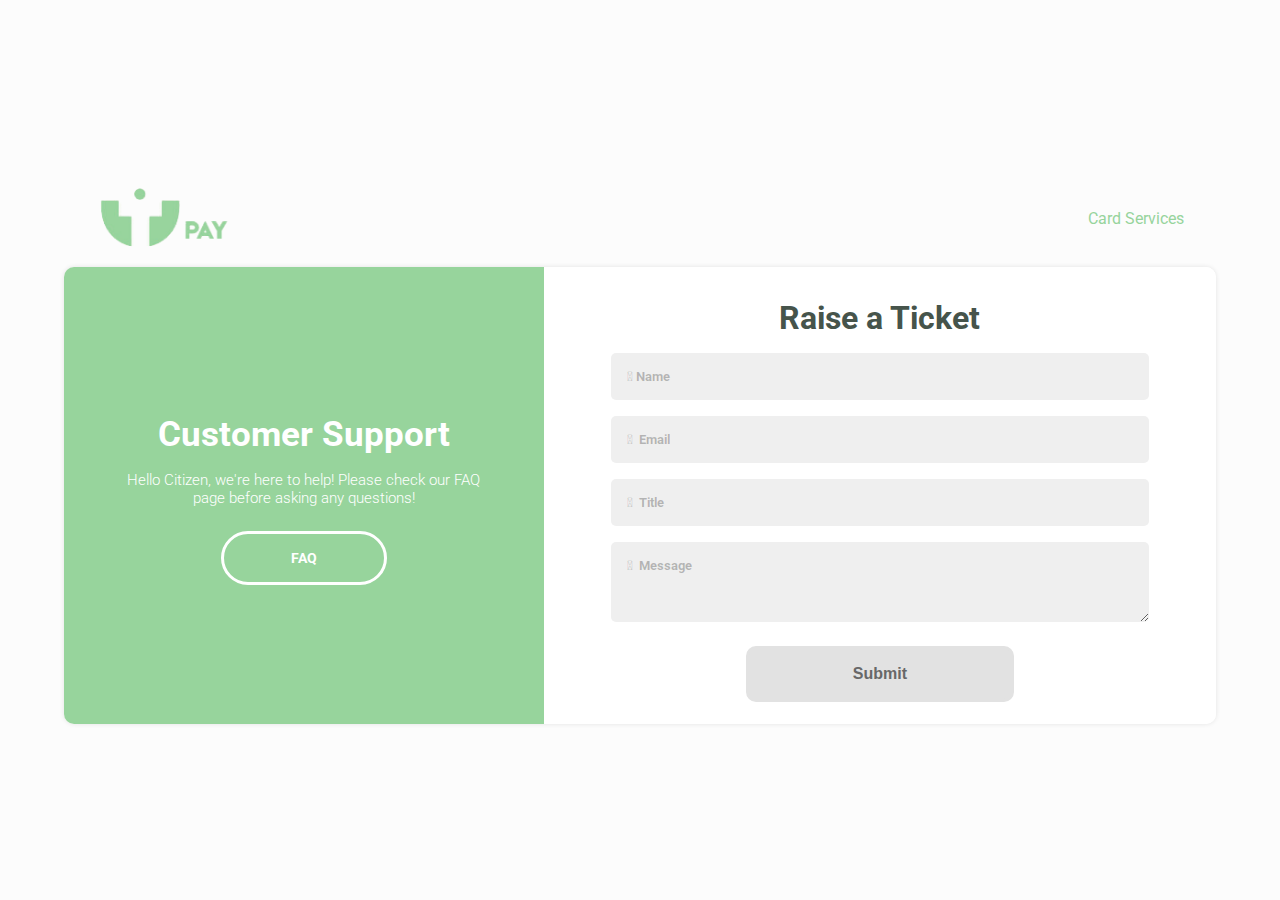
<file: projects/Tipac/support.html>
<html lang="en">
<head>
    <meta charset="UTF-8">
    <meta name="viewport" content="width=<device-width>, initial-scale=1.0">
    <meta http-equiv="X-UA-Compatible" content="ie=edge">
    <link rel='stylesheet' href='style.css'>
    <title>TiPay. Easy as Tea.</title>
    <link rel="icon" href="favicon.png" type="image/png" sizes="16x16">
    <link rel="stylesheet" href="https://use.fontawesome.com/releases/v5.7.2/css/all.css" integrity="sha384-fnmOCqbTlWIlj8LyTjo7mOUStjsKC4pOpQbqyi7RrhN7udi9RwhKkMHpvLbHG9Sr" crossorigin="anonymous">
</head>
<body class="background_image">
		<div id='desktop_container'>
		<div class='header' id='nav'>
        <a href='account.html'><img src='TiPay.png' alt='tipay logo'></a>
				<input class="menu-btn" type="checkbox" id="menu-btn" />
				<label class="menu-icon" for="menu-btn"><span   class="navicon"></span></label>
        <ul class='menu'>
            <li><a href='card.html'>Card Services</a></li>
        </ul>
    </div>
    <div class='index_container' id='support_container'>
        <div class='col-5 customer_support_page customer_container'>
            <div class="customer_support_container content_s">
                <!--img src="background.png" class='bg' alt="Question Mark">-->
                <h1 class="customer_support_heading">Customer Support</h1>
                <p class="customer_support_detail">Hello Citizen, we're here to help! Please check our FAQ page before asking any questions!</p>
                <div class="customer_support_button_container">
                    <a href="faq.html" id="faq_button">FAQ</a>
                </div>
            </div>
        </div>

        <div class='col-7 support_page_diagram'>   
            <div class="support_form_container">
                <form action="javascript:support()">
                    <h1 class='title'>Raise a Ticket</h1> 

                    <input type='text' class="input_field useFontAwesomeFamily" placeholder="&#xf5b7; Name" name="registerUsername" required>
                    
                    <input type='email' class="input_field useFontAwesomeFamily" placeholder="&#xf0e0;  Email" name="email" required>    
                    
                    <input type='text' class="input_field useFontAwesomeFamily" placeholder="&#xf044;  Title" name="title" required>    
    
                    <textarea class="message_input_box useFontAwesomeFamily" placeholder="&#xf27a;  Message" required></textarea>
                    
                    <button>Submit</button>
                </form>
            </div>   
        </div> 
    </div>
    </div>
    <script src='./javascript/main.js'></script>
    <script src='./javascript/support.js'></script>
</body>
</html>
</file>
<file: style.css>
* {
  margin: 0;
}

html, body {
  height: 100%;
  /* min-width: 447px; */
  color: #1b1b1b;
  background: #f9f9f9;
}

body {
  font-family: 'Roboto', sans-serif;
  font-weight: 300;
}

nav {
  border-top: 3px solid #ffe000;
  z-index: 1;
}

.navbar {
  padding-top: 1.3rem;
  padding-bottom: 1.3rem;
}

.navbar-dark {
  background: linear-gradient(rgba(0,0,0,0.25), rgba(0,0,0,0));
}

.navbar-dark .navbar-brand {
  color: #ffe000;
  font-size: 1.75rem;
}
.navbar-dark .navbar-brand:hover {
  color: rgba(0,0,0,.5);
}

.navbar-dark .navbar-nav .nav-link {
  color: #FFF;
  margin-top: 2px;
  font-weight: 400;
}

.navbar-dark .navbar-nav .nav-link:hover {
  color: #ffe000;
}

.navbar-nav li:not(:last-child) {
  padding-right: 35px;
}

.nav_underline::after {
  content: '';
  display: block;
  width: 0%;
  height: 2px;
  background: #dec300;
  transition: width 0.5s;
}

.nav_underline:hover::after {
  width: 100%;
}

.navbar > div {
  position: relative;
}

.navbar-nav {
  margin-top: 1.3rem;
}

.logo {
  position: absolute;
  top: 0;
  left: 0;
}

.logo:hover {
  top: 1px;
  left: 1px;
}

nav button {
  margin: 1.3rem;
}

.landing_bg {
  height: 100%;
  background: linear-gradient(
  rgba(0,0,0,0.75), 
  rgba(0,0,0,0.5));
}

.landing {
  height: 100%;
  background: url(images/lemons.jpg);
  transition: background 1s linear;
  -webkit-transition: background 1s linear;
  -moz-transition: background 1s linear;
  background-size: cover;
  background-position: center;
  background-attachment: fixed;
}

.landingClick {
	background: url(images/lemonade.jpg);
	background-size: cover;
	background-position: center;
	background-attachment: fixed;
}

.content {
  margin-top: -110px;
  height: 100vh;
  display: flex;
  justify-content: center;
  flex-direction: column;
  text-align: center;
}

.header {
  color: #FFF;
  font-family: 'Amatic SC', cursive;
  font-size: 4rem;
  font-weight: 700;
  text-shadow: 1px 1px 8px #3a3a3a;
  letter-spacing: 0.2rem;
}

.header p {
  display: inline-block;
}

.title {
  font-size: 2rem;
  font-weight: 700;
}

#lemons {
  cursor: pointer;
  color: #ffe100;
}

.floating {
  animation-name: floating;
  animation-duration: 0.75s;
  animation-iteration-count: infinite;
  animation-timing-function: ease-in-out;
}

@keyframes floating {
  from { transform: translate(0,  0px); }
  50%  { transform: translate(0, 3px); }
  to   { transform: translate(0, 0px); }    
}

#make {
  visibility: hidden;
  opacity: 0;
}

.fa-angle-down {
  color: #ffe000;
  font-size: 1.75rem;
  position: absolute;
  bottom: 2%;
  left: 50%;
  visibility: hidden;
  opacity: 0;
  cursor: pointer;
}

.about_bg {
  background-image: 
  url(images/pattern.png), 
  linear-gradient(rgb(255,224,0), rgb(255,224,0));
  padding-top: 100px;
  padding-bottom: 100px;
  position: relative; 
  top: 0;
  left: 0;  
}

.about_bg:after {
  content: "";
  position: absolute;
  left: -5%;
  width: 105%;
  bottom: 1px;
  z-index: 1;
  box-shadow: 0px -3px 15px 1px #000;
}

#photo {
	width: 100%;
}

.about {
  position: relative;
  /* min-width: 510px; */
  min-height: 308px;
  padding-bottom: 25px;
}

.about p:nth-of-type(2) {
  color: #545454;
}

.about_box {
  background: rgba(255,225,0,1);
  width: 104%;
  height: 100%;
  position: absolute;
  right: -2%;
  border: 2px solid #dec300;
  border-radius: 1%;
}

.about_box:before {
  content:"";
  position:absolute;
  border-style:solid;
  top:-13px; /* value = - border-top-width - border-bottom-width */
  bottom:auto;
  left:auto;
  right:5%; /* controls horizontal position */
  border-width:0 11px 11px;
  border-color:#dec300 transparent;
  /* reduce the damage in FF3.0 */
  display:block;
  width:0;
}

.about_box:after {
  content:"";
  position:absolute;
  border-style:solid;
  top:-10px; /* value = - border-top-width - border-bottom-width */
  bottom:auto;
  left:auto;
  right:5.2%; /* value = (:before right) + (:before border-right) - (:after border-right) */
  border-width:0 10px 10px;
  border-color:#ffe000 transparent;
  /* reduce the damage in FF3.0 */
  display:block;
  width:0;
}

#about_top {
  margin-top: 1.3rem;
}

.title_underline {
  padding-bottom: 0.5rem;
  border-bottom: 2px solid #dec300;
}

#hey {
  font-weight: 700;
  font-size: 1.35rem;
}

#dev {
  font-weight: 400;
}

.skills {
  width: 100%;
  height: 100%;
  color: #545454;
}

.skills div {
  display: inline-block;
  float: left;
  width: 25%;
  height: 70%;
}

.skills div:not(:last-child) {
  border-right: 1px dashed #dec300;
}

.skills p {
  text-align: center;
  font-weight: 400;
  margin-top: 1rem;
  margin-bottom: 0.5rem;
}

.skills ul {
  padding-left: 0;
}

.skills li {
  text-align: center;
  list-style: none;
}

.about_bg img {
  display: block;
  margin-left: auto;
  margin-right: auto;
}

.col-lg-12 {
	padding-left: 0;
	padding-right: 0;
}

.portfolio {
  padding-top: 50px;
  padding-bottom: 100px;
  text-align: center;
}

.portfolio_head p {
  color: #545454;
  padding-bottom: 25px;
  margin-bottom: 25px;
	font-size: 1.75rem;
	border-bottom: 1px solid #e0e0e0;
}

.portfolio_item:not(:last-child) {
	border-bottom: 1px solid #e0e0e0;
	padding-bottom: 50px;
	margin-bottom: 65px;
}

.portfolio_img {
	max-height: 350px;
	padding-top: 100%;
	width: 100%;
	border: 3px solid rgba(0,0,0,0.1);
  border-radius: 5%;
  background: #e3e3e3;
	float: left;
  background-size: cover;
	background-position: center;
	margin-bottom: 2rem;
}

.portfolio_desc {
  text-align: left;
}

.portfolio_desc h2 {
  font-size: 1.5rem;
	font-weight: 700;
}

.portfolio_desc p {
  color: rgba(27,27,27,0.75);
  font-weight: 400;
	margin-top: 15px;
}

#short_desc {
	color: #545454;
	font-weight: 700;
	font-size: 1.1rem;
	border-bottom: 1px solid #e0e0e0;
  padding-bottom: 15px;
}

.one {
  background: url(images/screenshot.png);
}

.two {
  background: url(images/screenshot1.png);
}

.three {
  background: url(images/screenshot3.png);
}

.contact {
  padding-top: 100px;
  padding-bottom: 50px;
}

.contact_bg {
  background: #ffe000;
  position: relative; 
  top: 0;
  left: 0;  
}

.contact_bg:after {
  content: "";
  position: absolute;
  left: -5%;
  width: 105%;
  top: 1px;
  z-index: 1;
  box-shadow: 0px 3px 15px 1px #000;
}

.form-control {
  font-size: 1.3rem;
  font-weight: 300;
  padding-bottom: 15px;
  margin-top: 5px;
  margin-bottom: 25px;
  border: 1px solid #ffe000;
}

.form-control:focus {
  border-color: rgb(222,195,0);
  box-shadow: 0 0 0 0.2rem rgb(222,195,0);
}

.btn {
  font-size: 1.75rem;
  font-weight: 700;
  line-height: 2rem;
  height: 60px;
  width: 175px;
  margin-left: auto;
  margin-right: auto;
  border: 3px solid #545454;
  border-radius: 50px;
  color: #545454;
  background-color: #ffe000;
  margin-top: 5px;
  margin-bottom: 50px;
}

.btn:hover {
  color: #ffe000;
  background: #545454;
  border-color: #545454;
}

.social {
  text-align: center;
}

.social p:not(:first-child) {
  font-size: 1.3rem;
}

.social a {
  color: #1b1b1b;
}

.social i {
  font-size: 2rem;
  transform: translateY(20%);
  margin-left: 5px;
}

.social a:hover {
  color: #545454;
}

.social a:hover + i {
  font-size: 2.1rem;
  color: #545454;
}

.credit {
  text-align: center;
  font-size: 0.75rem;
}

.credit, .credit a {
	color: rgba(0,0,0,0.75);
}

.credit span {
	font-weight: 700;
}

@media (min-width: 992px) {
	#photo {
		width: initial;
	}
  .about_bg img {
    position: absolute;
    bottom: 0;
  }
  
  .about_box {
    width: 62%;
  }
  
  .about_box:before {
    content:"";
    position:absolute;
    border-style:solid;
    top:90%; /* controls vertical position */
    bottom:auto;
    left:-20px; /* value = - border-left-width - border-right-width */
    border-width:13px 20px 13px 0;
    border-color:transparent #dec300;
    /* reduce the damage in FF3.0 */
    display:block;
    width:0;
  }

  .about_box:after {
  /* creates the smaller  triangle */
    content:"";
    position:absolute;
    border-style:solid;
    top:90.5%; /* value = (:before top) + (:before border-top) - (:after border-top) */
    bottom:auto;
    left:-16px; /* value = - border-left-width - border-right-width */
    border-width:10px 16px 10px 0;
    border-color:transparent #ffe000;
    /* reduce the damage in FF3.0 */
    display:block;
    width:0;
  }
	
	.portfolio_img {
		margin-bottom: 0;
	}
  
  .social {
    text-align: right;
  }
}
</file>
<file: projects/Tipac/style.css>
@import url('https://fonts.googleapis.com/css?family=Arimo:400,700');
@import url('https://fonts.googleapis.com/css?family=Roboto:300,400,700');
@import url('https://fonts.googleapis.com/css?family=Fredericka+the+Great');

html, body {
    margin: 0;
    padding: 0;
    width: 100%;
    background-color: #FFFFFF; /*Color change*/
    font-family: 'Roboto', sans-serif;
}
.pay_container, .container {
    margin: auto;
    display: flex;
    flex-flow: row wrap;
    background: #FFFFFF;  /*Color change*/
    box-shadow: 0px 0px 5px 0px rgba(0,0,0,0.1);
}

.activate_titlte {
  color: rgb(104, 104, 104);
  text-align: left;
}

.dropdown_list {
  width: 100%;
  padding: 1rem;
  outline: none;
  text-decoration: none;
  border: none;
  color: rgb(104, 104, 104);
  background-color: #EFEFEF;
  border-radius: 5px;
}

input {
  font-family: 'Roboto', sans-serif;
}

.useFontAwesomeFamily::placeholder { /* Most modern browsers */
  font-family: "Roboto", "Font Awesome 5 Free";
  font-weight: 700;
  color: rgba(0, 0, 0, 0.25);
}

.forms { /*Color change*/
    background: #FFF;
    /* border-radius: 10px; */
    position: relative;
    /* border-top-right-radius: 10px;
    border-bottom-right-radius: 10px; */
    display: grid;
		height: fit-content;
}

#logo {
  margin: 0rem;
}

#slogan {
  /* text-transform: uppercase; */
  color: #97d49c;
  margin: 1rem 0 0;
}

.login_container .title {
  margin-top: 1.5rem;
}

#tm {
  font-size: 1rem;
  padding-top: 0.25rem;
  position: absolute;
}

#index_forms {
  height: 100%;
  margin: 2rem 0;
}

.content_page {
  /* background: linear-gradient(to bottom, #92E5A5 0%, #92E5BE 100%); */
  background: #97d49c;
  /* border-top-left-radius: 10px;
  border-bottom-left-radius: 10px; */
  display: grid;
	height: 100%;
}

/* .heading_signup {
  font-weight: bold;
  color: #FFFFFF;
  text-align: center;
  font-size: 35px;
  margin-top: 0;
} */

/* .detail_text {
  color: #FFFFFF;
  margin: 1rem 0 3rem;
  text-align: center;
  font-size: 15px;
} */

.tab_button {
  text-decoration: none;
  color: rgb(104, 104, 104);
}

.tab_button:hover {
  text-decoration: none;
  color: #46544B;
  font-weight: bold;
}

.login_container form h1 {
  margin-bottom: 0;
}

input[type=text], input[type=number], input[type=password], input[type=email], input[type='date'], textarea {
  width: 100%;
  /* padding: 1rem; */
  margin: 1rem 0 0;
  display: inline-block;
  border: none;
  border-radius: 5px;
  background-color: #EFEFEF;
} 

input[type='password'] {
  margin-bottom: 1rem;
}

.login_container {
    margin: auto 10%;
}

/*NEW CSS*/
.faq_detail_contianer {
    margin: 10%;
}

.support_form_container {
  margin: auto 10%;
}
/*NEW CSS ENDS*/

.signup_container {
  height: 100%;
  margin: auto 10%;
  text-align: center;
  position: absolute;
  top: 200%;
	left: 0;
	bottom: 0;
	right: 0;
  transition: top 0.5s cubic-bezier(0, 1, 0.5, 1);
  background: white;
  display: none;
}

.signup_container_show {
  top: 0;
  display: grid;
}

.signup_form_container input:last-child {
  margin-bottom: 1.5rem;
}

.content_container {
  text-align: center;
  margin: auto 10%;
}

.none {
  display: none;
}

/* .container_button {
  text-decoration: none;
  color: #FFFFFF;
  margin-top: 5%;
  margin-bottom: 5%;
  padding-top: 3.5%;
  padding-bottom: 3.5%;
  padding-left: 15%;
  padding-right: 15%;
  text-align: center;
  border-radius: 10px;
  font-size: 14px;
  font-weight: bold;
  border: 3px solid #FFFFFF;
} */

#signup_container_button:hover{
  color: rgb(104, 104, 104);
  font-weight: bold;
  border: 3px solid rgb(104, 104, 104);
}

.support_container {
  width: 90%;
  position: absolute;
  text-align: right;
  margin-top: 0.5%;
}

.search-container input {
  width: 85%;
  text-align: center;
  border: none;
  border-radius: 20px;
  outline: none;
  height: 6.5%;
  margin-bottom: 10%;
}

.support_button {
  padding: 1%;
  background-color: #b5f4d0;
  height: 3%;
  width: 5%;
  font-weight: 700;
  text-align: center;
  border-radius: 15%;
  text-decoration: none;
  color: #FFFFFF; 
}
.support_button:hover {
  background-color: #FFFFFF;
  text-align: center;
  border-radius: 15%;
  text-decoration: none;
  color: rgb(104, 104, 104);
  border: 3px solid rgb(104, 104, 104);
}

.login_button_container{
  text-align: center;
}

#signup_button_container{
  margin-top: 15px;
}

.forget_password {
  text-decoration: none;
  color: #46544B;
  font-size: 13px;
}

.forget_password:hover{
  text-decoration: underline;
  /* color: #46544B;
  font-weight: bold;
  font-size: 14px; */
}

.forgot_password_container{
  text-align: center;
  /* margin-top: 15px; */
  margin-bottom: 2rem;
}

#index_forms, .support_form_container {
  text-align: center;
}

.support_form_container button {
  margin-top: 1.5rem;
  border-radius: 10px;
}

.register_question {
  text-align: center;
  margin-top: 20%;
  font-size: 12px;
  color: #46544B;
}

.splash {
  text-align: center;
  margin-top: 8%;
  margin-bottom: 8%;
}

.slogon_name {
  text-align: left;
}

.title {
  margin: 0;
  color: #46544B;
  text-align: center;
  font-family: 'Roboto', sans-serif;
}

#signup_form {
  margin: auto 0;
}

.register_text {
  text-decoration: none;
  color: #ff4747;
}

.input_field {
  width: 100%;
  padding: 1rem;
  outline: none;
}

.input_field:focus {
  /* border: 2px solid #b5f4d0; */
}

/** NAV BAR **/

.header {
  background: #FCFCFC;
}

.header ul {
  margin: 0;
  padding: 0;
  list-style: none;
  overflow: hidden;
  background: #FCFCFC;
}

.header.scrolled ul {
	background: #97d49c;
}

.header li {
	color: #97d49c;
  display: block;
  padding: 1.5rem 2rem 0;
	font-family: 'Roboto', sans-serif;
}

.header.scrolled li {
	color: #FFF;
}

.header li:last-child {
	padding-bottom: 2rem;
}

.header .menu {
  clear: both;
  max-height: 0;
	transition: max-height 0.5s ease-out, background 0.5s;
}

.header .menu-icon {
  cursor: pointer;
  float: right;
  padding: 40px 20px 40px;
  position: relative;
  user-select: none;
}

.header .menu-icon .navicon {
  background: #97d49c;
  display: block;
  height: 2px;
  position: relative;
  transition: background .2s ease-out;
  width: 18px;
}

.header.scrolled .menu-icon .navicon, 
.header.scrolled .menu-icon .navicon:before,
.header.scrolled .menu-icon .navicon:after {
	background: white;
}

.header .menu-icon .navicon:before,
.header .menu-icon .navicon:after {
  background: #97d49c;
  content: '';
  display: block;
  height: 100%;
  position: absolute;
  transition: all .2s ease-out;
  width: 100%;
}

.header .menu-icon .navicon:before {
  top: 5px;
}

.header .menu-icon .navicon:after {
  top: -5px;
}

.header .menu-btn {
  display: none;
}

.header .menu-btn:checked ~ .menu {
  max-height: 250px;
}

.header .menu-btn:checked ~ .menu-icon .navicon {
  background: transparent;
}

.header .menu-btn:checked ~ .menu-icon .navicon:before {
  transform: rotate(-45deg);
}

.header .menu-btn:checked ~ .menu-icon .navicon:after {
  transform: rotate(45deg);
}

.header .menu-btn:checked ~ .menu-icon:not(.steps) .navicon:before,
.header .menu-btn:checked ~ .menu-icon:not(.steps) .navicon:after {
  top: 0;
}

/** **/

#nav {
  position: sticky;
  top: 0;
  width: 100%;
  height: 82px;
  transition: background 0.5s;
  z-index: 99;
}

#nav img {
  float: left;
  max-height: 81px;
  width: auto;
  transform: scale(0.75);
  padding-left: 1rem;
}
#nav ul li {
  list-style: none;
}

#nav ul li a {
  text-decoration: none;
  color: #97d49c;
}

#nav ul li a:hover {
  color: rgba(0,0,0,0.5);
}

.scrolled {
  background: #97d49c;
  color: white !important;
}
.scrolled_link {
  color: white !important;
}

/* PAYMENT PAGE */

.content {
  display: flex;
  flex-flow: row wrap;
}

.content h2 {
  margin: 0;
  padding: 1rem 1rem;
  background: #97d49c;
  color: white;
  font-weight: 300;
}

.pay h2 {
  text-align: center;
}

.pay input:valid, .pay input[type='date']:valid {
  border-bottom: 2px solid #97d49c;
}
.pay input.invalid {
  border-bottom: 2px solid rgb(255, 133, 133);
}
.payee {
  padding: 1rem 0;
}
.payee:not(:last-child) {
  border-bottom: 1px solid rgb(226, 226, 226);
}

.payee:last-child {
  border-bottom: 1px solid white;
}

.payee * {
  padding-left: 2rem;
}

.payee h3 {
  margin-top: 0;
  margin-bottom: 0;
  font-size: 1.25rem;
}

.payee p {
  font-weight: 400;
  margin-top: 0.5rem;
  color: rgba(0, 0, 0, 0.3);
  margin-bottom: 0;
}

.pay form {
  padding: 1.5rem 2rem;
}

.pay form input, .pay input[type='date'], .pay input[type='number'] {
  outline: none;
  border-radius: 0;
  background: white;
  border-bottom: 2px solid rgb(226, 226, 226);
  font-weight: 400;
  margin-bottom: 1rem;
  font-family: 'Roboto', sans-serif;
}

.pay form input, select {
  padding-bottom: 0.5rem;
}

.pay label {
  text-transform: uppercase;
  font-size: 0.9rem;
  font-weight: 400;
  color: rgba(0, 0, 0, 0.4);
}

.pay input[type='date'], .pay input[type='number'] {
  width: 100%;
  border: 0;
  /* border-bottom: 2px solid rgb(226, 226, 226); */
  margin-top: 1rem; 
  /* padding-bottom: 2%;
  margin-bottom: 1.5rem; */
}

.pay input[type='date']::-webkit-inner-spin-button {
    display: none;
    -webkit-appearance: none;
}

.pay select {
  width: 100%;
  border: none;
  border-bottom: 2px solid #97d49c;
  outline: none;
  margin-top: 0.8rem;
  padding-top: 2%;
  padding-bottom: 2%;
  margin-bottom: 1rem;
  font-family: 'Roboto', sans-serif;
  -moz-appearance:none; /* Firefox */
  -webkit-appearance:none; /* Safari and Chrome */
  appearance:none;
}

.pay form {
  background: white;
  margin-bottom: 0;
}

.details_container {
  position: relative;
}

.pay form p {
  position: absolute;
  top: 0;
  right: 0;
  margin: 0;
  color: rgba(0, 0, 0, 0.4);
}

button {
  background: rgb(226, 226, 226);
  border: 3px solid rgb(226, 226, 226);
  color: rgb(104, 104, 104);
  width: 100%;
  padding: 1rem 0;
  font-weight: 700;
  font-size: 1rem;
  outline: none;
}

button.valid {
  background: #97d49c;
  border: 3px solid #97d49c;
  color: white;
}

button.valid:hover {
  color: rgba(0,0,0,0.5);
}
.payee {
  position: relative;
}

.payee i {
  position: absolute;
  top: 50%;
  right: 2rem;
  transform: translateY(-50%);
  font-size: 1.5rem;
  opacity: 0;
}
.payee:hover i {
  opacity: 0.4;
}
i.clicked {
  opacity: 1;
  color: #97d49c;
}
.payment {
  display: flex;
  flex-direction: column;
  position: relative;
  background: white;
}
.payment h2 {
  padding: 1rem 2rem;
}
#success {
  text-align: center;
  position: absolute;
  top: 50%;
  left: 50%;
  transform: translate(-50%, -45%);
  width: 100%;
  z-index: -1;
}
.z {
  z-index: 1 !important;
}
#success_content {
  padding: 5rem 0 1.5rem;
}
#success * {
  margin: 0;
}
#success i {
  color: #97d49c;
  font-size: 10rem;
}
#transaction {
  font-size: 2rem;
  margin: 1rem;
} 
#success table {
  width: 100%;
  padding: 0 1.5rem;
  font-size: 1.5rem;
  color: rgba(0, 0, 0, 0.75);
}

#success table td:first-of-type {
  text-transform: uppercase;
  font-size: 0.9rem;
  font-weight: 700;
  color: rgba(0, 0, 0, 0.4);
}

td p {
  font-weight: 700;
}
td p:last-child {
  font-weight: 400;
}
.hide {
  visibility: hidden;
}
.hideSuccess {
  visibility: hidden;
  display: none;
}
#mobile_container, #account_container {
	max-height: 200px;
  transition: max-height 0.25s linear;
}
.hideInput {
	max-height: 0px !important;
	visibility: hidden;
}
#close {
	  font-size: 1.4rem;
    color: rgba(0,0,0,0.5);
}
#close:hover {
	text-decoration: underline;
}
/* PAYMENT PAGE END */

/* TRANSACTION PAGE */
.support_page_diagram { /*Color change*/
  background: #FFF;
  /* border-radius: 10px; */
  position: relative;
  /* border-top-right-radius: 10px;
  border-bottom-right-radius: 10px; */
  display: grid;
  height: 100%;
}

.transaction_page {
  /* background: linear-gradient(to bottom, rgb(250, 250, 250) 0%, rgb(250, 250, 250) 100%); */
  /* border-top-left-radius: 10px;
  border-bottom-left-radius: 10px; */
  background: #97d49c;
  display: grid;
}

.transaction_page_2 {
  background-color: #FFFFFF;
  /* border-top-left-radius: 10px;
  border-bottom-left-radius: 10px; */
  display: grid;
  /* height: 100%; */
  /* overflow: hidden; */
}

.customer_support_page {
  /* background: linear-gradient(to bottom left, #58AF98 0%, #58AF98 100%); */
  /* border-top-left-radius: 10px;
  border-bottom-left-radius: 10px; */
  background: #97d49c;
  display: grid;
  height: 100%;
  padding: 2rem 0 1.5rem;
}

/* Not Finish*/
.transaction_page {
  background-color: #FFFFFF;
  /* border-top-left-radius: 10px;
  border-bottom-left-radius: 10px; */
  display: grid;
}

.transaction_welcome_box {
  padding: 0 2rem 1.5rem;
  /* background-color: #FFFFFF; */
  /* margin: 1%; */
  color: rgb(104, 104, 104);
  text-align: left;
  /* box-shadow: 0px 0px 25px 0px #e9e9e9; */
  font-weight: 300;
}

.balance_box {
  /* background-color: #97d49c; */
  /* box-shadow: 0px 0px 25px 0px #e9e9e9; */
  padding-bottom: 1px;
}

.dashboard_heading {
  font-size: 2.5rem;
  text-align: left;
  margin: 0;
  padding: 1.5rem 2rem;
  color: #97d49c;
  /* background: #97d49c; */
}

.dashboard_container {
  padding: 1px;
  background-color: #97d49c;
  box-shadow: 0px 0px 25px 0px #e9e9e9;
  margin: 2%;
  height: 50%;
}

#balance_box_2 table {
  font-family: arial, sans-serif;
  border-collapse: collapse;
  width: 100%;
}

.transaction_date {
  border: 1px solid #dddddd;
  color: rgba(0, 0, 0, 0.4);
  width: 20%;
  border: none;
}

.transaction_description {
  border: 1px solid #DDDDDD;
  text-align: left;
  border: none;
  width: 60%;
  padding-left: 1.5rem;
  font-weight: 700;
}

.transaction_amount_out {
  border: 1px solid #DDDDDD;
  text-align: right;
  border: none;
  color: #ff4747;
  font-weight: 700;
}

.transaction_amount_in {
  border: 1px solid #DDDDDD;
  text-align: right;
  border: none;
  font-weight: bold;
  color: #84C18C;
  font-weight: 700;
}

/* .transaction_table:nth-child(even) {
  background-color: rgb(250, 250, 250);
} */

.balance_box_2 {
  background-color: #FFFFFF;
  display: flex;
	flex-direction: column;
  /* box-shadow: 0px 0px 25px 0px #e9e9e9; */
  flex: auto;
  padding: 1rem 2rem;
  /* margin: 0 2rem 1.5rem; */
  box-shadow: 0 0 5px rgba(0,0,0,0.1);
  /* border-radius: 10px; */
  font-family: 'Arimo', sans-serif;
}

.balance_text {
  text-align: center;
  font-size: 1.5rem;
  color: #000;
  font-weight: 300;
  margin: 0;
  padding: 2rem 0;
}

.money_balance {
  text-align: left;
  font-size: 20px;
  color: rgb(104, 104, 104);
  width: 100%;
}


/*.balance_box_3 {
  flex-grow: 1;
  padding: 4%;
  background-color: #FFFFFF;
  display: flex;
  margin: 2%;
  height: 20%;
  text-align: center;
  width: 20%;
  box-shadow: 0px 0px 25px 0px #e9e9e9;
}*/

.bg {
  opacity: 0.15;
  position: absolute;
  top: 0;
  left: 0;
  height: 100%;
  width: 100%;
  text-align: center;
}
.customer_support_container {
  text-align: center;
  margin: auto 5%;
  z-index: 1;
  position: relative;
}

.transaction_container {
  text-align: center;
  z-index: 1;
  position: relative;
  display: flex;
  flex-direction: column;
  background: #FCFCFC;
  /* overflow-y: hidden; */
}

.transaction_container_2 {
  text-align: center;
  z-index: 1;
  position: relative;
  display: flex;
  flex-flow: column;
  background: #FCFCFC;
}

#welcome_container {
  background: #FFF;
  padding: 2.5rem 1.5rem;
  box-shadow: 0px 0px 5px 0px rgba(0, 0, 0, 0.1);
  color: black;
  border-radius: 10px;
}

.welcome_text {
  margin: 0;
  font-size: 1.75rem;
  text-transform: uppercase;
}

.balance_container {
  flex: 1 0 0;
  background-color: #FFF;
  box-sizing: border-box;
  text-align: left;
  padding: 1.5rem;
  border-top-left-radius: 10px;
  border-top-right-radius: 10px;
  /* border-bottom: 3px solid #97d49c; */
  border-bottom: 3px solid rgba(0,0,0,0.1);
  box-shadow: 0px 0px 5px 0px rgba(0, 0, 0, 0.1);
}
.box_2:hover > div {
  border-bottom: 3px solid #97d49c;
}
.selected {
  border-bottom: 3px solid #97d49c;
}
.balance_container i {
  font-size: 2rem;
  padding-bottom: 1rem;
  color: #97d49c;
  font-weight: 700;
}
.balance_container p {
  margin: 0;
}
.balance_container p:nth-of-type(1) {
  font-weight: 300;
  color: rgb(104, 104, 104);
  margin-bottom: 0.5rem;
}

.balance_container p:nth-of-type(2) {
  font-weight: 700;
  font-size: 1.1rem;
}

.box_2 div:first-child {
  margin-left: 2rem;
  margin-right: 1rem;
}
.box_2 div:last-child {
  margin-right: 2rem;
}

.box_2 {
  display: flex;
  flex-flow: row wrap;
  margin-bottom: 1rem;
}
#pay_form {
  margin-top: auto;
}
#pay_button_container {
  width: 100%;
  box-sizing: border-box;
  padding-top: 1rem;
  padding-bottom: 0px;
  margin-bottom: 0px;
}
.transaction_table {
  height: 2rem;
  font-size: 0.8rem;
  font-weight: 400;
}

.customer_support_heading, .heading_signup {
  color: #FFFFFF;
  text-align: center;
  font-size: 35px;
  margin: 0 0 1rem;
  font-weight: 700;
}

.income_today {
  margin: 4%;
  padding: 1.5%;
  background-color: #FFFFFF;
}

/* SUPPORT PAGE */

.transaction_support_heading {
  font-weight: bold;
  color: rgb(104, 104, 104);
  text-align: left;
  font-size: 35px;
  margin-top: 10%;
  margin-left: 5%;
  margin-right: 5%;
}

.customer_support_detail, .detail_text {
  color: #FFFFFF;
  margin: 0 2rem 1.5rem;
  text-align: center;
  font-size: 15px;
  font-weight: 300;
}

#customer_support_button_container{
  margin-top: 15px;
}

#faq_button, .container_button {
  text-decoration: none;
  color: #FFFFFF;
  padding: 1rem 0;
  width: 10rem;
  text-align: center;
  border-radius: 30px;
  font-size: 14px;
  font-weight: bold;
  border: 3px solid #FFFFFF;
  display: inline-block;
}

#faq_button:hover{
  color: #b5f4d0;
  font-weight: bold;
  border: 3px solid #b5f4d0;
}

#ticket_button {
  text-decoration: none;
  color: #FFFFFF;
  margin-top: 5%;
  margin-bottom: 5%;
  margin-left: 2%;
  margin-right: 2%;
  padding-top: 3.5%;
  padding-bottom: 3.5%;
  padding-left: 15%;
  padding-right: 15%;
  text-align: center;
  border-radius: 30px;
  font-size: 14px;
  font-weight: bold;
  border: 3px solid #FFFFFF;
  display: inline-block;
}

#ticket_button:hover{
  color: rgb(104, 104, 104);
  font-weight: bold;
  border: 3px solid rgb(104, 104, 104);
}

.report_stolen_title {
  margin-top: 5%;
  color: #46544B;
  text-align: center;
}

.message_input_box {
  width: 100%;
  height: 20%;
  background-color: #EFEFEF;
  border: none;
  outline: none;
  font-family: 'Roboto', sans-serif;
  padding: 1rem;
}

.question_mark {
  width:  40%;
}

.image_one {
  text-align: center;
}

.message_input_box:focus {
  /* border: 2px solid #b5f4d0; */
}

.submit_form_button{
  text-align: right;
  margin-top: 8%;
}

.submit_button {
  text-decoration: none;
  color: #FFFFFF;
  margin-top: 5%;
  margin-bottom: 5%;
  padding-top: 3%;
  padding-bottom: 3%;
  padding-left: 15%;
  padding-right: 15%;
  text-align: center;
  border-radius: 30px;
  font-size: 14px;
  font-weight: bold;
  background-color: #97d49c;
  border: 3px solid #97d49c;
}

.submit_button:hover{
  color: rgb(104, 104, 104);
  font-weight: bold;
  background-color: #FFFFFF;
  border: 3px solid rgb(104, 104, 104);
}

/* .heading_signup {
  font-weight: bold;
  color: #FFFFFF;
  text-align: center;
  font-size: 32px;
  margin: 0;
}  */
/* SUPPORT PAGE ENDS */

/* FAQ PAGE STARTS */

.faq_title {
  margin-top: 5%;
  margin-bottom: 0.5rem;
  color: #46544B;
  text-align: center;
  font-family: 'Roboto', sans-serif;
}

#faq_container {
  display: grid;
}

/* width */
::-webkit-scrollbar {
  width: 5px;
}

/* Track */
::-webkit-scrollbar-track {
  box-shadow: inset 0 0 5px #EFEFEF; 
  border-radius: 10px;
}
 
/* Handle */
::-webkit-scrollbar-thumb {
  background: rgb(226, 226, 226);
  border-radius: 10px;
	transition: background 1s;
}

/* Handle on hover */
::-webkit-scrollbar-thumb:hover {
  background: rgb(200, 200, 200);
}

#faq{
  width:100%;

}

.report_title {
  color: #46544B;
  font-size: 16px;
  outline: none;
  font-weight: 300;
}

#report_heading {
  font-size: 20px;
  color: #46544B;
}

.report_sub_heading {
  color: #46544B;
}

.report_text {
  color: #46544B;
  font-size: 15px;
}

.background_image {
  /* background: url('2.png'); */
}

.detail_tag_style {
  /* margin-bottom: 5%; */
  margin-left: 2rem;
  margin-right: 2rem;
  background-color: #FFFFFF;
  padding: 1rem;
  /* box-shadow: 0px 0px 15px 0px #e9e9e9; */
  cursor: pointer;
}

.detail_tag_style:last-child {
  margin-bottom: 2rem;
}
/*FAQ PAGE ENDS*/

.progress-icon {
  height: 150px;
  width: 150px;
}

/*
    CSS RESPONSIVE 
*/

/* For mobile phones: */
[class*="col-"] {
    width: 100%;
}
.pay_container {
  height: 100%;
  width: 100%;
}
.index_container {
  margin: auto;
  display: flex;
  flex-flow: row wrap;
  background: #FFFFFF;  /*Color change*/
  box-shadow: 0px 0px 5px 0px rgba(0,0,0,0.1);
  border-radius: 10px;
  height: 100%;
}
  
  @media only screen and (min-width: 768px) {
    /* For tablets: */
    .col-s-1 {width: 8.33%;}
    .col-s-2 {width: 16.66%;}
    .col-s-3 {width: 25%;}
    .col-s-4 {width: 33.33%;}
    .col-s-5 {width: 41.66%;}
    .col-s-6 {width: 50%;}
    .col-s-7 {width: 58.33%;}
    .col-s-8 {width: 66.66%;}
    .col-s-9 {width: 75%;}
    .col-s-10 {width: 83.33%;}
    .col-s-11 {width: 91.66%;}
    .col-s-12 {width: 100%;}
    html, body {
      background: #FCFCFC;
    }
		.container {
      display: flex;
      flex-flow: column nowrap;
      align-content: flex-start;
      width: 90%;
      height: fit-content;
      border-top-left-radius: 10px;
      border-top-right-radius: 10px;
      margin: 0 auto 3%;
		}
    .pay_container {
      display: flex;
      flex-flow: column nowrap;
      align-content: flex-start;
      width: 90%;
      height: fit-content;
      border-top-left-radius: 10px;
      border-top-right-radius: 10px;
      margin: 0 auto 3%;
    }
    .signup_container {display: grid}
    
    .pay_container, .content, .payees {
      border-bottom-left-radius: 10px;
      border-top-left-radius: 10px;
    }
    .pay_container, .content, .payment, .payment form, .transaction_container {
      border-bottom-right-radius: 10px;
      border-bottom-left-radius: 10px;
    }
    .payees h2 {
      border-top-left-radius: 10px;
      border-top-right-radius: 10px;
    }
    .pay form {
      border-bottom-left-radius: 10px;
      padding-bottom: 0;
    }
    #nav {
      width: 90%;
      margin: auto;
    }
		#nav ul {
			float: right;
			padding-left: 0;
			margin: 2rem 0;
    }
    #nav ul li {
			display: inline;
    }
		#nav ul li a {
			padding: 2rem;
		}
    .pay_button {
      text-align: center;
      padding-bottom: 2rem;
      margin: 0 2rem;
    }
    button {
      width: 100%;
      border-radius: 10px;
    }
    .menu-btn {
			display: none;
		}
		.index_container {
      width: 90%;
      height: fit-content;
      overflow-y: hidden;
    }
    #faq_overflow {
      overflow-y: inherit;
    }
    .customer_support_page {
      border-top-left-radius: 10px;
      border-top-right-radius: 10px;
      z-index: 1;
    }
    #faq_overflow {
      border-top-left-radius: 10px;
      border-top-right-radius: 10px;
    }
    .forms {
      margin-bottom: 2rem;
      border-bottom-left-radius: 10px;
      border-bottom-right-radius: 10px;
    }
    .faq {
      height: fit-content;
      background: white;
      margin-bottom: 2rem;
      border-bottom-left-radius: 10px;
      border-bottom-right-radius: 10px;
    }
    #support_container {
      overflow-y: inherit;
    }
    .support_page_diagram {
      border-bottom-left-radius: 10px;
      border-bottom-right-radius: 10px;
    }
    .transaction_page_2, #transactions_container, .balance_box_2 {
      border-bottom-left-radius: 10px;
      border-bottom-right-radius: 10px;
    }
    .dashboard_heading {
      border-top-left-radius: 10px;
      border-top-right-radius: 10px;
    }
    /* .detail_text {
      margin: 1rem 0 2rem;
    } */
    #pay_button_container {
      padding: 1rem 2rem 0;
    }
    .transaction_page, .transaction_container_2 {
      border-top-left-radius: 10px;
      border-top-right-radius: 10px;
    }
    #success_content {
      padding: 1.5rem 0;
    }

    .support_form_container {
      margin: 2rem 10% 1.5rem;
    }

    .support_form_container button {
      width: 50%;
    }
    .content_page {
      height: initial;
      padding: 2rem 0;
    }
    .balance_box_2 {
      margin: 0 2rem 1.5rem;
      border-radius: 10px;
    }
  
  @media only screen and (min-width: 1024px) {
    /* For desktop: */
    .col-1 {width: 8.33%;}
    .col-2 {width: 16.66%;}
    .col-3 {width: 25%;}
    .col-4 {width: 33.33%;}
    .col-5 {width: 41.66%;}
    .col-6 {width: 50%;}
    .col-7 {width: 58.33%;}
    .col-8 {width: 66.66%;}
    .col-9 {width: 75%;}
    .col-10 {width: 83.33%;}
    .col-11 {width: 91.66%;}
    .col-12 {width: 100%;}
    body {
      display: grid;
      height: 100%;
    }
    #desktop_container {
      margin: auto 0;
    }
		.container {
      margin: 0 auto 3%;
			display: flex;
			flex-flow: row wrap;
			background: #FFFFFF;  /*Color change*/
    }
    .payees h2 {
      border-top-right-radius: 0;
    }
    .payment h2 {
      border-top-right-radius: 10px;
    }
    #nav {
      height: 10%;
      width: 90%;
      position: relative;
    }
    #success i {
      font-size: 6rem;
    }
    #transaction {
      font-size: 1.5rem;
    } 
    #success table {
      padding: 0 1.5rem;
      font-size: 1rem;
    }
		#close {
			font-size: 0.9rem;
    }
    #faq_container{
      display: grid;
    }
    #faq_overflow {
      overflow: hidden;
			height: 80%;
    }
    .customer_support_page {
      border-top-right-radius: 0;
      border-bottom-left-radius: 10px;
      height: initial;
    }
    .faq {
      height: 100%;
      overflow-y: auto;
    }
    .support_page_diagram {
      border-top-right-radius: 10px;
      box-shadow: 0;
    }
    #transactions_container {
      /* height: 80%; */
      overflow: hidden;
    }
    #pay_button_container {
      padding-bottom: 1.5rem;
    }
    .balance_box {
      border-top-left-radius: 10px;
    }
    .balance_box_2 {
      position: absolute;
      margin-top: 6rem;
      height: 82%;
      width: 90%;
      padding: 0;
      margin-left: 2rem;
      overflow-y: auto;
    }
    .balance_box_2 table {
      padding: 1rem 2rem;
    }
    .dashboard_heading {
      border-top-right-radius: 0;
    }
    .transaction_page, .transaction_container_2 {
      border-top-right-radius: 0;
    }
  }
}
</file>
